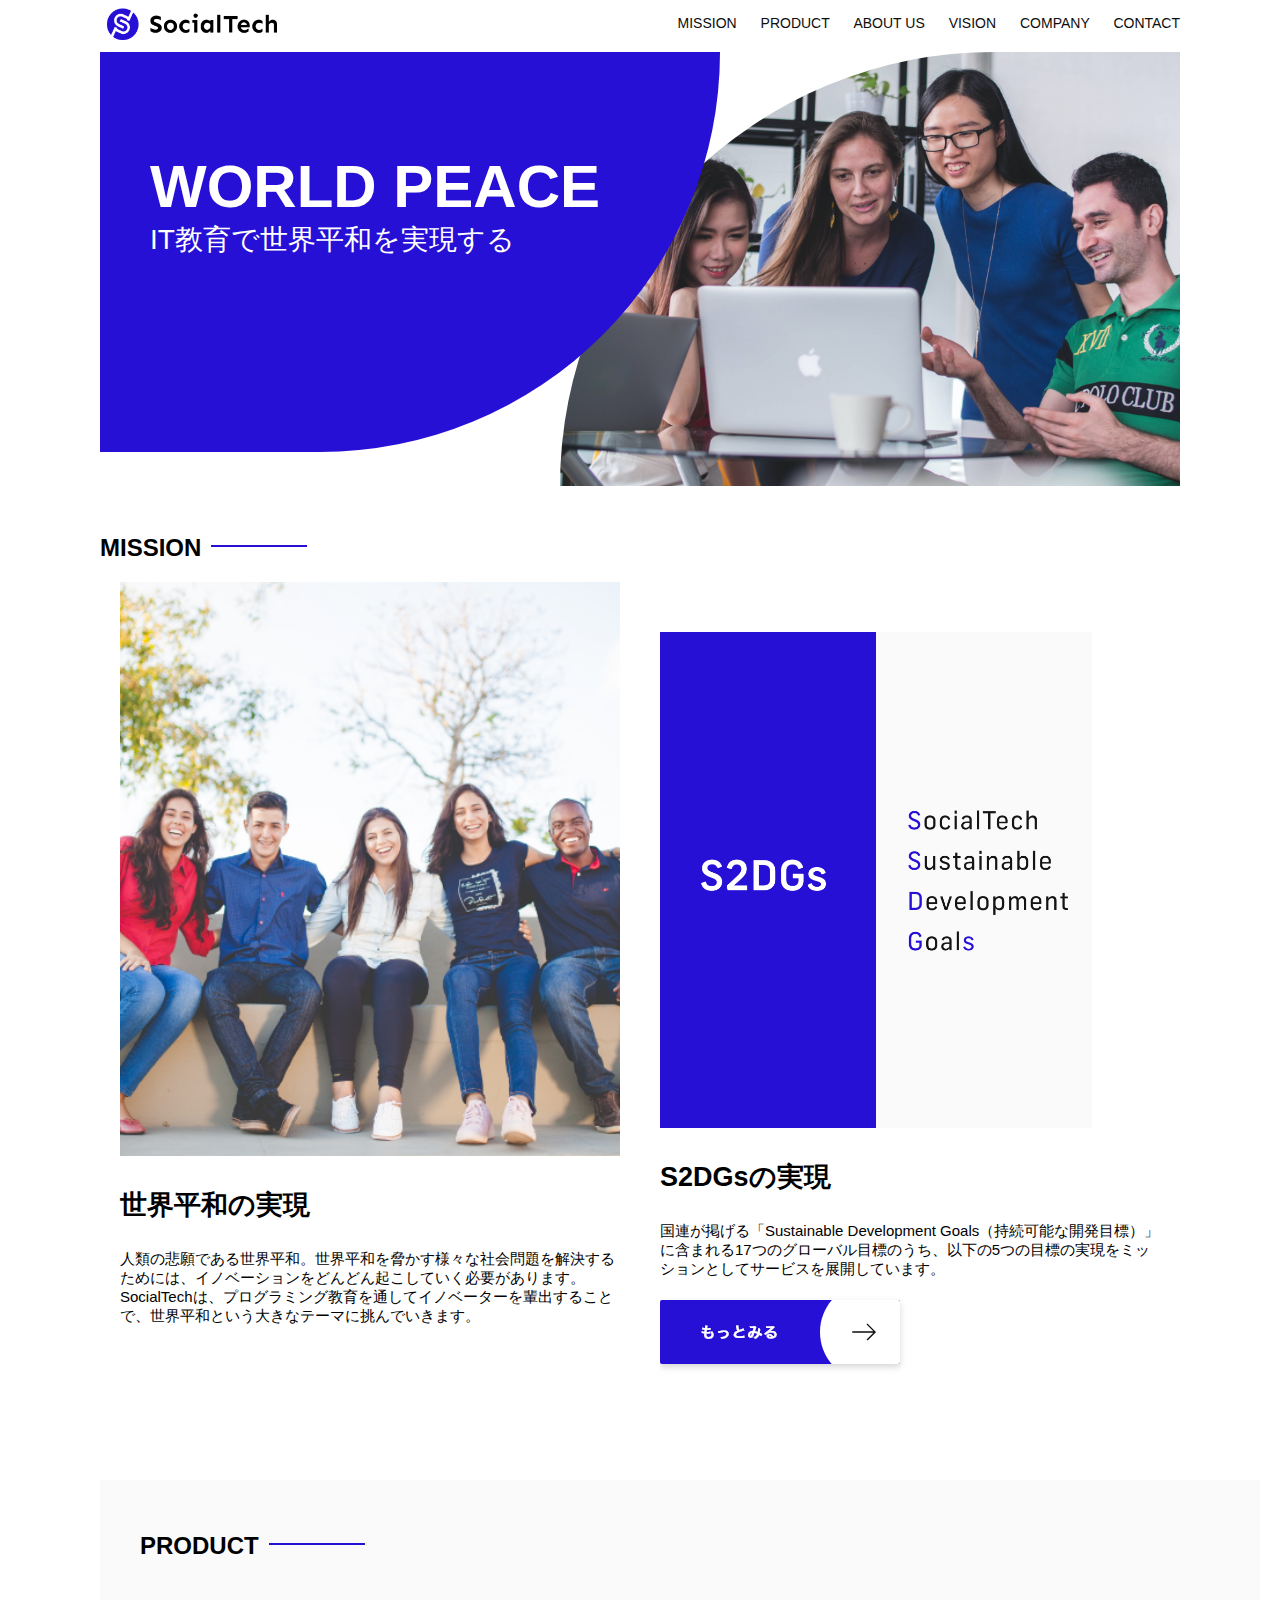
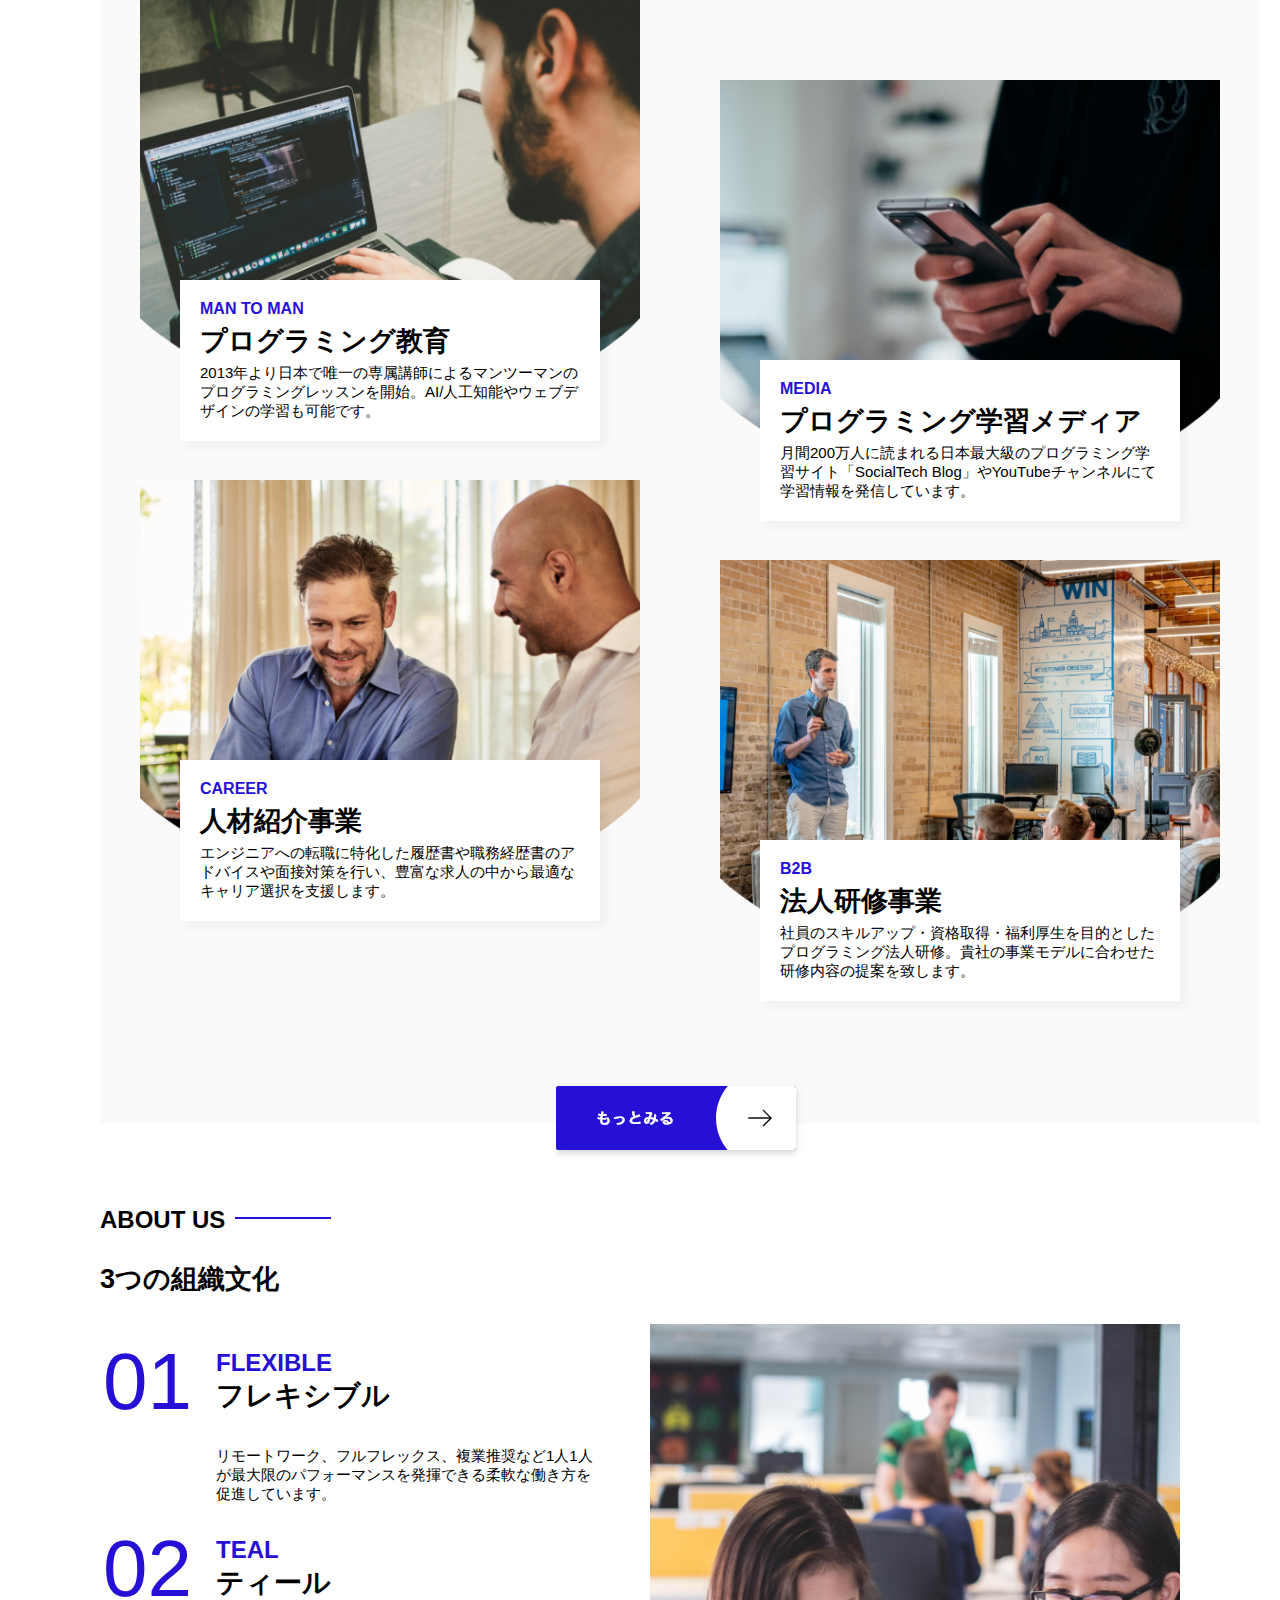
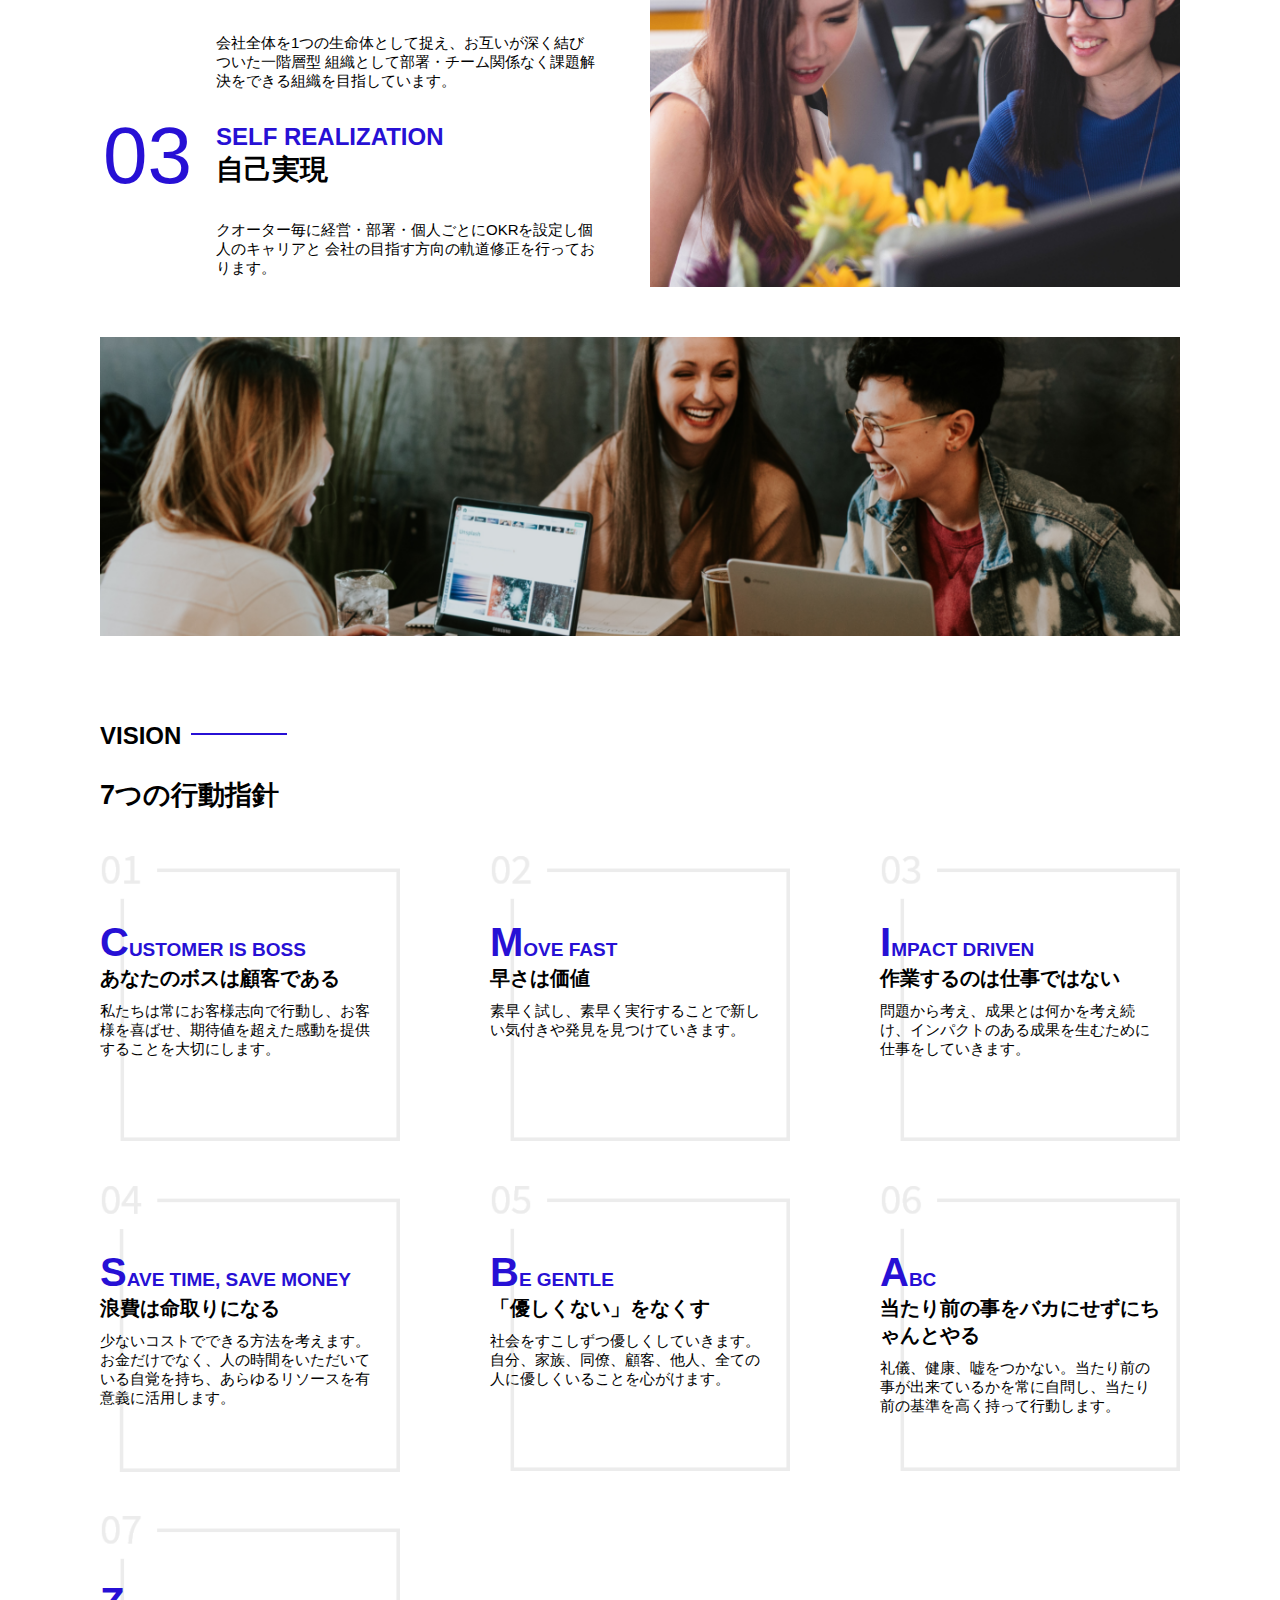
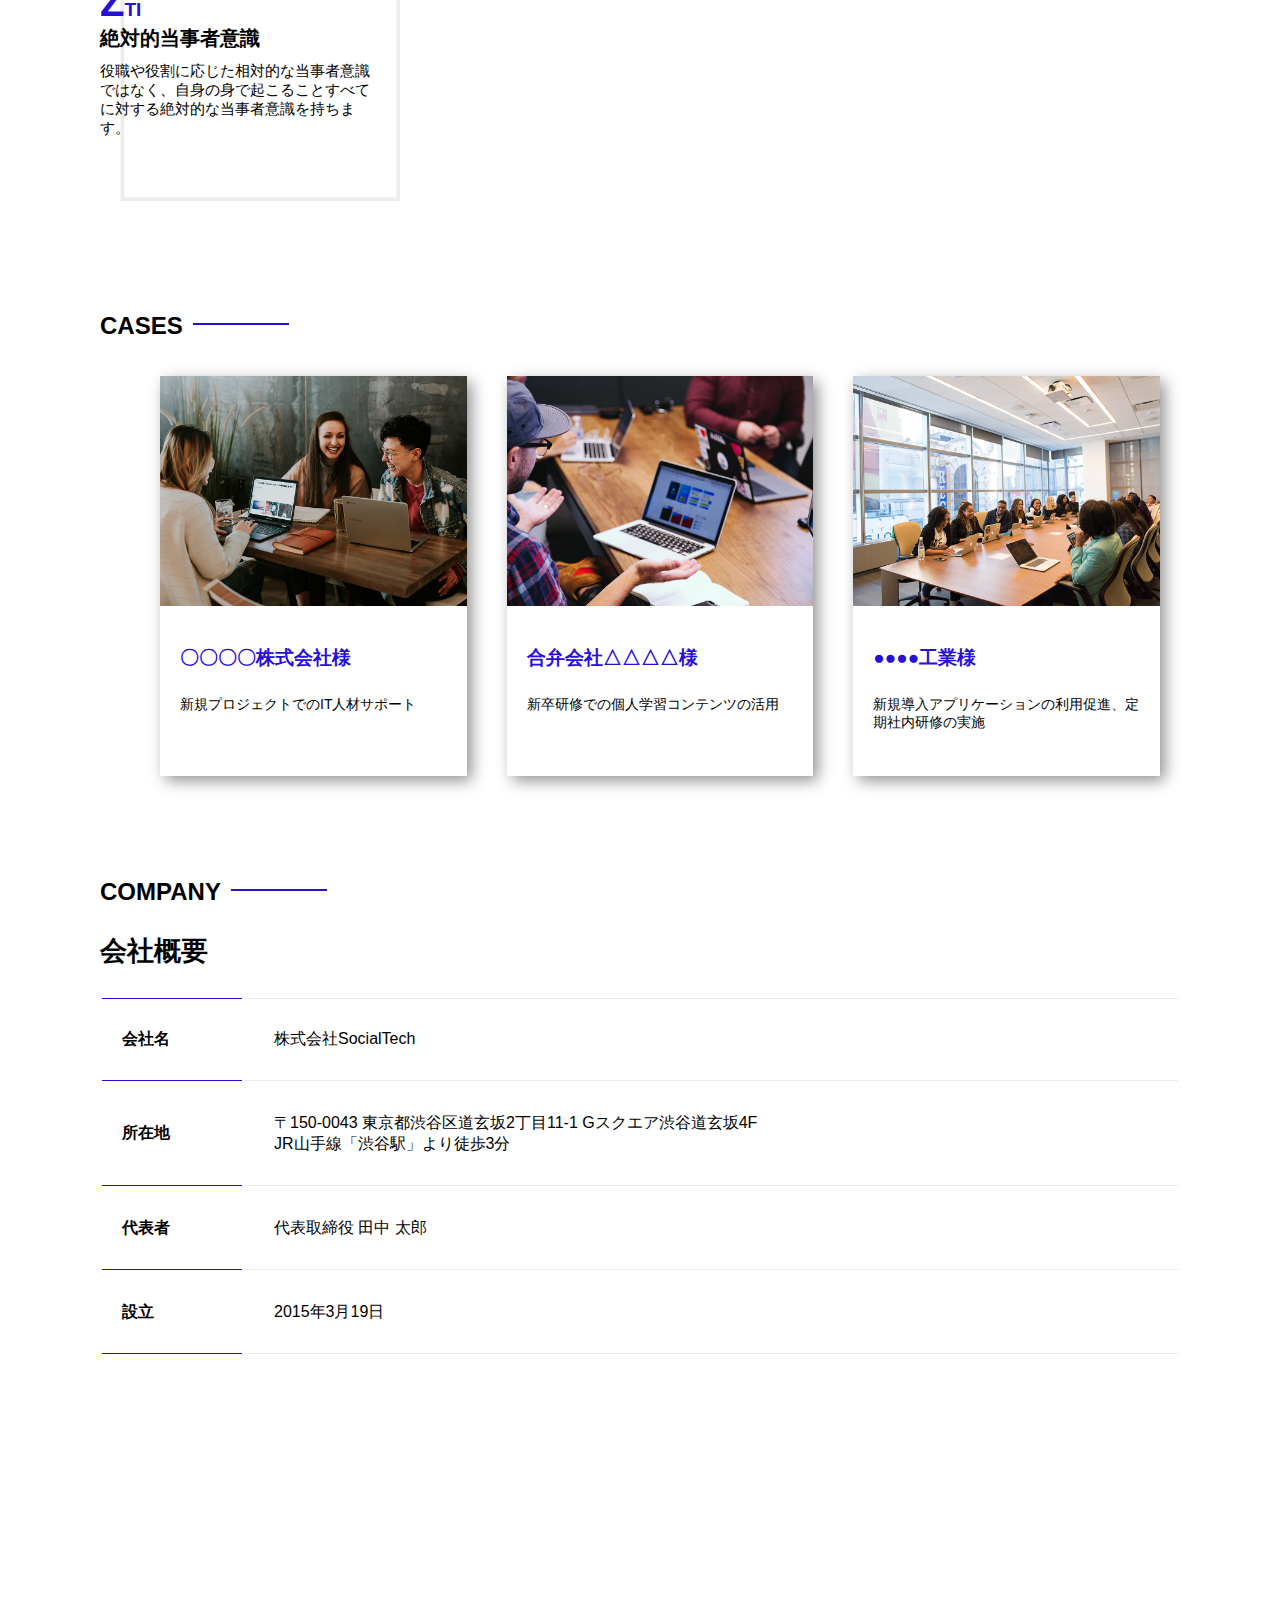
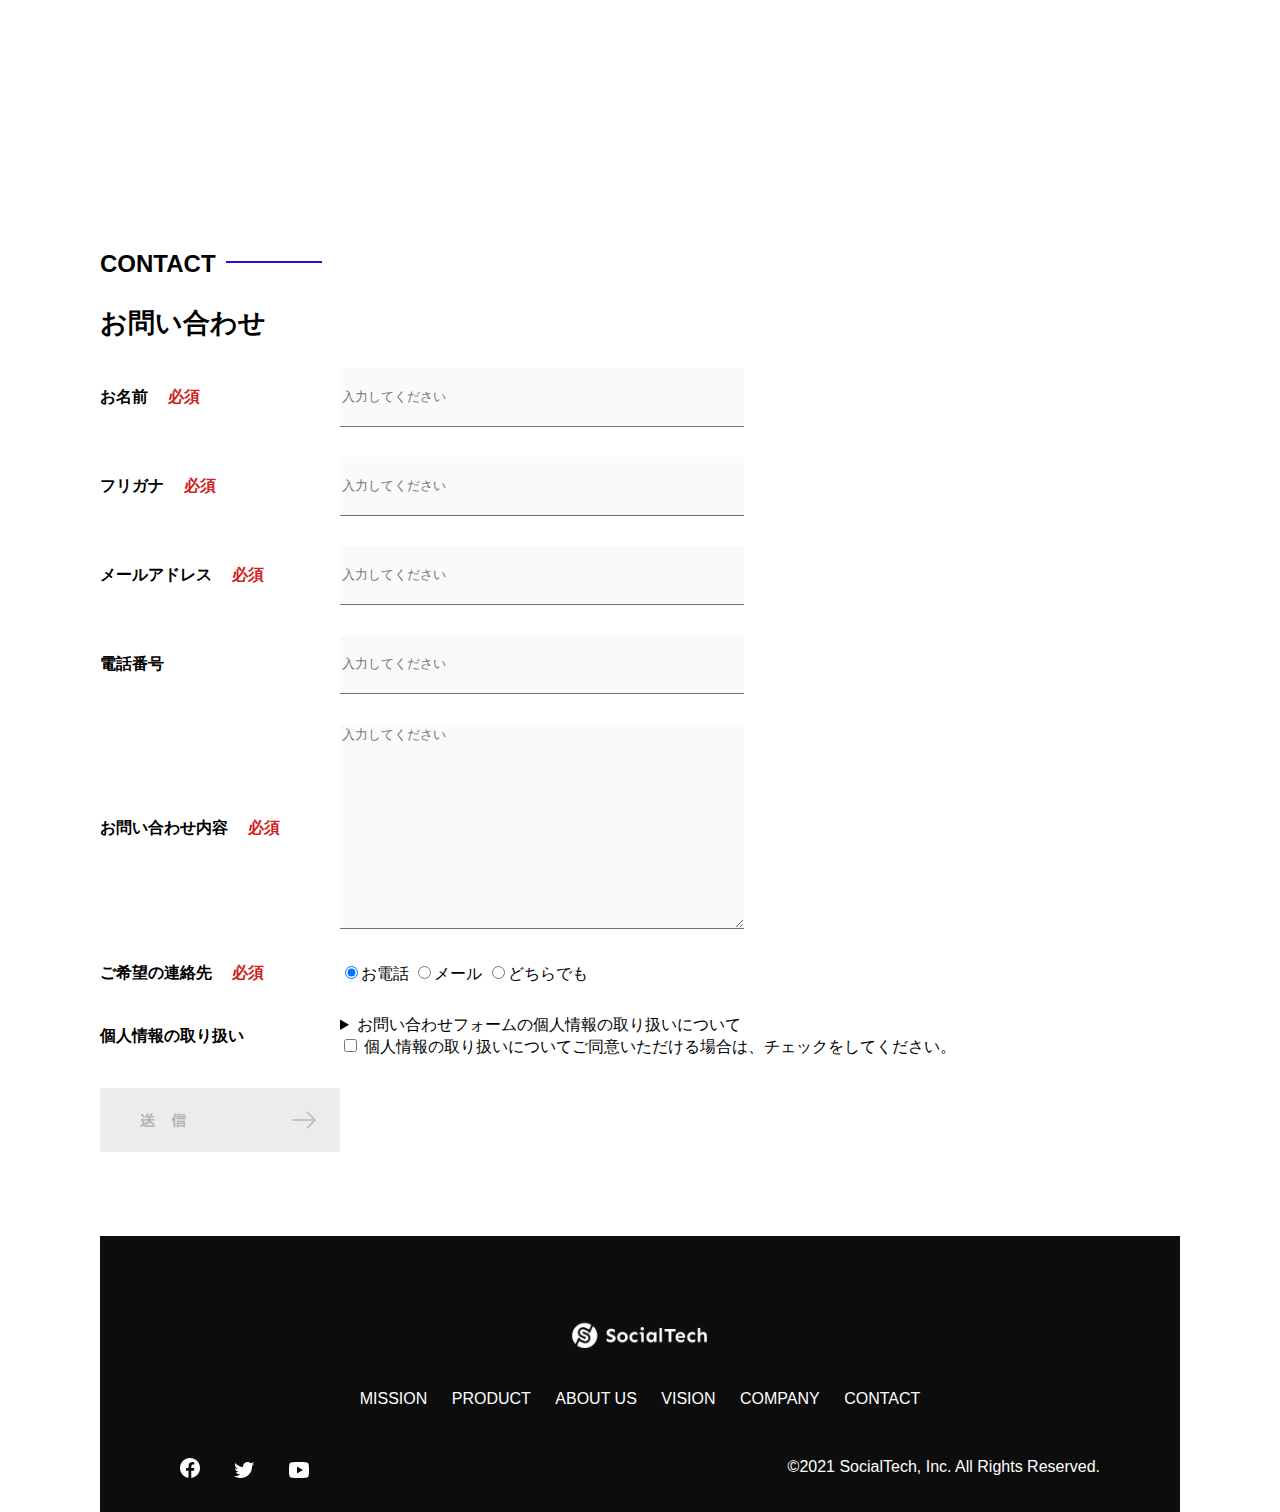
<file: kadai_012/index.html>
<!DOCTYPE html>
<html>
  <head>
    <title>SocialTech</title>
    <meta charset="UTF-8" />
    <meta
      name="description"
      content="SocialTechはEdTech業界のリーディングカンパニーを目指します。"
    />
    <meta name="viewport" content="width=device-width, initial-scale=1.0" />
    <link rel="stylesheet" href="style.css" />
  </head>
  <body>
    <!-- ヘッダー -->
    <header>
      <!-- ロゴ -->
      <a href="index.html" id="logo"
        ><img src="images/logo.png" alt="トップページに戻る"
      /></a>

      <!-- PC用ナビゲーション -->
      <nav id="nav-pc">
        <a href="mission.html">MISSION</a>
        <a href="product.html">PRODUCT</a>
        <a href="index.html#aboutus">ABOUT US</a>
        <a href="index.html#vision">VISION</a>
        <a href="index.html#company">COMPANY</a>
        <a href="index.html#contact">CONTACT</a>
      </nav>
    </header>
    <main>
      <article>
        <!-- メインビジュアル -->
        <section id="main-visual">
          <div id="main-message">
            <h1>WORLD PEACE</h1>
            <p>IT教育で世界平和を実現する</p>
          </div>
          <img
            src="images/index/index-main.png"
            alt="PCの周りに集まる多国籍の仲間たち"
          />
        </section>
        <!--ミッション-->
        <section id="mission">
          <h2 class="index-h2">MISSION</h2>
          <div id="mission-flex">
            <div>
              <img
                id="mission-photo"
                src="images/index/index-mission.png"
                alt="屋外のベンチで写真を撮影する多国籍の仲間たち"
              />
              <h3>世界平和の実現</h3>
              <p>
                人類の悲願である世界平和。世界平和を脅かす様々な社会問題を解決するためには、イノベーションをどんどん起こしていく必要があります。SocialTechは、プログラミング教育を通してイノベーターを輩出することで、世界平和という大きなテーマに挑んでいきます。
              </p>
            </div>
            <div>
              <img id="s2dgs" src="images/index/s2dgs.png" alt="S2DGs" />
              <h3>S2DGsの実現</h3>
              <p>
                国連が掲げる「Sustainable Development
                Goals（持続可能な開発目標）」に含まれる17つのグローバル目標のうち、以下の5つの目標の実現をミッションとしてサービスを展開しています。
              </p>
              <a href="mission.html">
                <img src="images/button-more.png" alt="もっとみる" />
              </a>
            </div>
          </div>
        </section>
        <!-- プロダクト -->
        <section id="product">
          <h2 class="index-h2">PRODUCT</h2>
          <div>
            <div id="product-left">
              <div>
                <img
                  class="product-photo"
                  src="images/index/index-mantoman.png"
                  alt="PCでコードを書く男性"
                />
                <div class="product-explain">
                  <span>MAN TO MAN</span>
                  <h3>プログラミング教育</h3>
                  <p>
                    2013年より日本で唯一の専属講師によるマンツーマンのプログラミングレッスンを開始。AI/人工知能やウェブデザインの学習も可能です。
                  </p>
                </div>
              </div>
              <div>
                <img
                  class="product-photo"
                  src="images/index/index-career.png"
                  alt="笑顔で話し合う2人の男性"
                />
                <div class="product-explain">
                  <span>CAREER</span>
                  <h3>人材紹介事業</h3>
                  <p>
                    エンジニアへの転職に特化した履歴書や職務経歴書のアドバイスや面接対策を行い、豊富な求人の中から最適なキャリア選択を支援します。
                  </p>
                </div>
              </div>
            </div>
            <div id="product-right">
              <div>
                <img
                  class="product-photo"
                  src="images/index/index-media.png"
                  alt="スマートフォンを操作する人"
                />
                <div class="product-explain">
                  <span>MEDIA</span>
                  <h3>プログラミング学習メディア</h3>
                  <p>
                    月間200万人に読まれる日本最大級のプログラミング学習サイト「SocialTech
                    Blog」やYouTubeチャンネルにて学習情報を発信しています。
                  </p>
                </div>
              </div>
              <div>
                <img
                  class="product-photo"
                  src="images/index/index-b2b.png"
                  alt="講演中の男性とそれを聴く人々"
                />
                <div class="product-explain">
                  <span>B2B</span>
                  <h3>法人研修事業</h3>
                  <p>
                    社員のスキルアップ・資格取得・福利厚生を目的としたプログラミング法人研修。貴社の事業モデルに合わせた研修内容の提案を致します。
                  </p>
                </div>
              </div>
            </div>
          </div>
          <div>
            <a id="product-more" href="product.html">
              <img src="images/button-more.png" alt="もっとみる" />
            </a>
          </div>
        </section>
        <!---ABOUT US-->
        <section id="aboutus">
          <h2 class="index-h2">ABOUT US</h2>
          <h3>3つの組織文化</h3>
          <div>
            <table class="culture-table">
              <tr>
                <td>
                  <span class="culture-num">01</span>
                </td>
                <td>
                  <span class="culture-en">FLEXIBLE</span>
                  <span class="culture-jp">フレキシブル</span>
                </td>
              </tr>
              <tr>
                <td>
                  <!--空のセル-->
                </td>
                <td>
                  <p class="culture-description">
                    リモートワーク、フルフレックス、複業推奨など1人1人が最大限のパフォーマンスを発揮できる柔軟な働き方を促進しています。
                  </p>
                </td>
              </tr>
              <tr>
                <td>
                  <span class="culture-num">02</span>
                </td>
                <td>
                  <span class="culture-en">TEAL</span>
                  <span class="culture-jp">ティール</span>
                </td>
              </tr>
              <tr>
                <td>
                  <!--空のセル-->
                </td>
                <td>
                  <p class="culture-description">
                    会社全体を1つの生命体として捉え、お互いが深く結びついた一階層型
                    組織として部署・チーム関係なく課題解決をできる組織を目指しています。
                  </p>
                </td>
              </tr>
              <tr>
                <td>
                  <span class="culture-num">03</span>
                </td>
                <td>
                  <span class="culture-en">SELF REALIZATION</span>
                  <span class="culture-jp">自己実現</span>
                </td>
              </tr>
              <tr>
                <td>
                  <!--空のセル-->
                </td>
                <td>
                  <p class="culture-description">
                    クオーター毎に経営・部署・個人ごとにOKRを設定し個人のキャリアと
                    会社の目指す方向の軌道修正を行っております。
                  </p>
                </td>
              </tr>
            </table>
            <img
              class="culture-img"
              src="images/index/index-aboutus1.png"
              alt="笑顔で話し合う2人の女性"
            />
          </div>
          <img
            class="culture-img2"
            src="images/index/index-aboutus2.png"
            alt="笑顔で話し合う3人の男女"
          />
        </section>
        <!-- VISION -->
        <section id="vision">
          <h2 class="index-h2">VISION</h2>
          <h3>7つの行動指針</h3>
          <div>
            <div class="vision-box">
              <img src="images/index/vision-01.png" alt="01" />
              <span>
                <h4>CUSTOMER IS BOSS</h4>
                <h5>あなたのボスは顧客である</h5>
                <p>
                  私たちは常にお客様志向で行動し、お客様を喜ばせ、期待値を超えた感動を提供することを大切にします。
                </p>
              </span>
            </div>
            <div class="vision-box">
              <img src="images/index/vision-02.png" alt="02" />
              <span>
                <h4>MOVE FAST</h4>
                <h5>早さは価値</h5>
                <p>
                  素早く試し、素早く実行することで新しい気付きや発見を見つけていきます。
                </p>
              </span>
            </div>
            <div class="vision-box">
              <img src="images/index/vision-03.png" alt="03" />
              <span>
                <h4>IMPACT DRIVEN</h4>
                <h5>作業するのは仕事ではない</h5>
                <p>
                  問題から考え、成果とは何かを考え続け、インパクトのある成果を生むために仕事をしていきます。
                </p>
              </span>
            </div>
            <div class="vision-box">
              <img src="images/index/vision-04.png" alt="04" />
              <span>
                <h4>SAVE TIME, SAVE MONEY</h4>
                <h5>浪費は命取りになる</h5>
                <p>
                  少ないコストでできる方法を考えます。お金だけでなく、人の時間をいただいている自覚を持ち、あらゆるリソースを有意義に活用します。
                </p>
              </span>
            </div>
            <div class="vision-box">
              <img src="images/index/vision-05.png" alt="05" />
              <span>
                <h4>BE GENTLE</h4>
                <h5>「優しくない」をなくす</h5>
                <p>
                  社会をすこしずつ優しくしていきます。自分、家族、同僚、顧客、他人、全ての人に優しくいることを心がけます。
                </p>
              </span>
            </div>
            <div class="vision-box">
              <img src="images/index/vision-06.png" alt="06" />
              <span>
                <h4>ABC</h4>
                <h5>当たり前の事をバカにせずにちゃんとやる</h5>
                <p>
                  礼儀、健康、嘘をつかない。当たり前の事が出来ているかを常に自問し、当たり前の基準を高く持って行動します。
                </p>
              </span>
            </div>
            <div class="vision-box">
              <img src="images/index/vision-07.png" alt="07" />
              <span>
                <h4>ZTI</h4>
                <h5>絶対的当事者意識</h5>
                <p>
                  役職や役割に応じた相対的な当事者意識ではなく、自身の身で起こることすべてに対する絶対的な当事者意識を持ちます。
                </p>
              </span>
            </div>
          </div>
        </section>
        <!-- CASES -->

        <section id="cases">
          <h2 class="index-h2">CASES</h2>
          <ul>
            <li class="case-card">
            <img class="case-img" src="images/index/case-1.png" alt="仲良く語り合う3人">
          <div class="case-info">
            <h4 class="case-name">〇〇〇〇株式会社様</h4>
            <p class="case-content">新規プロジェクトでのIT人材サポート</p>
            </div>
          </li>

 <li class="case-card">
            <img class="case-img" src="images/index/case-2.png" alt="PCコンテンツで見る">
            <div class="case-info">
              <h4 class="case-name">合弁会社△△△△様</h4>
              <p class="case-content">新卒研修での個人学習コンテンツの活用</p>
            </div>
          </li>

            <li class="case-card">
            <img class="case-img" src="images/index/case-3.png" alt="社内研修中の会議室">
            <div class="case-info">
              <h4 class="case-name">●●●●工業様</h4>
              <p class="case-content">新規導入アプリケーションの利用促進、定期社内研修の実施</p>
            </div>

        
          </li>
            
          </ul>
        </section>

        <!-- COMPANY -->
        <section id="company">
          <h2 class="index-h2">COMPANY</h2>
          <h3>会社概要</h3>
          <table id="company-table">
            <tr>
              <th class="tableheader-first">会社名</th>
              <td class="cell-first">株式会社SocialTech</td>
            </tr>
            <tr>
              <th class="tableheader">所在地</th>
              <td class="cell">
                〒150-0043 東京都渋谷区道玄坂2丁目11-1 Gスクエア渋谷道玄坂4F<br />JR山手線「渋谷駅」より徒歩3分
              </td>
            </tr>
            <tr>
              <th class="tableheader">代表者</th>
              <td class="cell">代表取締役 田中 太郎</td>
            </tr>
            <tr>
              <th class="tableheader">設立</th>
              <td class="cell">2015年3月19日</td>
            </tr>
          </table>
          <iframe
            src="https://www.google.com/maps/embed?pb=!1m18!1m12!1m3!1d3241.7759544892483!2d139.69399665123464!3d35.65789123876098!2m3!1f0!2f0!3f0!3m2!1i1024!2i768!4f13.1!3m3!1m2!1s0x60188caa0042e8d1%3A0xba130bea826a7aa2!2z44CSMTUwLTAwNDMg5p2x5Lqs6YO95riL6LC35Yy66YGT546E5Z2C77yS5LiB55uu77yR77yR4oiS77yR!5e0!3m2!1sja!2sjp!4v1636872991912!5m2!1sja!2sjp"
            style="border: 0"
            allowfullscreen=""
            loading="lazy"
          >
          </iframe>
        </section>
        <!-- お問い合わせフォーム -->
        <section id="contact">
          <h2 class="index-h2">CONTACT</h2>
          <h3>お問い合わせ</h3>
          <form>
            <div>
              <div class="contact-heading">
                <label class="contact-label"
                  >お名前<span class="contact-span">必須</span></label
                >
              </div>
              <div class="contact-form">
                <input
                  type="text"
                  name="name"
                  placeholder="入力してください"
                  class="contact-textbox"
                />
              </div>
            </div>
            <div>
              <div class="contact-heading">
                <label class="contact-label"
                  >フリガナ<span class="contact-span">必須</span></label
                >
              </div>
              <div>
                <input
                  type="text"
                  name="hurigana"
                  placeholder="入力してください"
                  class="contact-textbox"
                />
              </div>
            </div>
            <div>
              <div class="contact-heading">
                <label class="contact-label"
                  >メールアドレス<span class="contact-span">必須</span></label
                >
              </div>
              <div>
                <input
                  type="text"
                  name="email"
                  placeholder="入力してください"
                  class="contact-textbox"
                />
              </div>
            </div>
            <div>
              <div class="contact-heading">
                <label class="contact-label">電話番号</label>
              </div>
              <div>
                <input
                  type="text"
                  name="tel"
                  placeholder="入力してください"
                  class="contact-textbox"
                />
              </div>
            </div>
            <div>
              <div class="contact-heading">
                <label class="contact-label"
                  >お問い合わせ内容<span class="contact-span">必須</span></label
                >
              </div>
              <div>
                <textarea
                  class="contact-textarea"
                  placeholder="入力してください"
                  name="message"
                ></textarea>
              </div>
            </div>
            <div>
              <div class="contact-heading">
                <label class="contact-label"
                  >ご希望の連絡先<span class="contact-span">必須</span></label
                >
              </div>
              <div>
                <input
                  class="radiobutton"
                  type="radio"
                  value="tel"
                  name="contact"
                  checked
                /><label>お電話</label>
                <input
                  class="radiobutton"
                  type="radio"
                  value="mail"
                  name="contact"
                /><label>メール</label>
                <input
                  class="radiobutton"
                  type="radio"
                  value="both"
                  name="contact"
                /><label>どちらでも</label>
              </div>
            </div>
            <div>
              <div class="contact-heading">
                <label class="contact-label">個人情報の取り扱い</label>
              </div>
              <div>
                <details>
                  <summary>
                    お問い合わせフォームの個人情報の取り扱いについて
                  </summary>
                  <div>
                    <span>１．組織の名称又は氏名</span><br />
                    株式会社SocialTech<br /><br />
                    <span
                      >２．個人情報保護管理者（若しくはその代理人）の氏名又は職名、所属及び連絡先
                      鈴木 一郎 コーポレート部</span
                    ><br />
                    メールアドレス：support@socialtech.net<br />
                    TEL：03-xxxx-xxxx<br />
                    <span>３．個人情報の利用目的</span><br />
                    ・本サービス及び本サービスに関連する情報の提供又はそれらに関する連絡のため<br />
                    ・ユーザーの本人確認のため<br />
                    ・当社サービスのご案内のため<br />
                    ・当社の商品等の広告または宣伝（電子メールによるものを含むものとします。）<br /><br />
                    <span>４．個人情報の取り扱い業務の委託</span><br />
                    個人情報の取扱業務の全部または一部を外部に業務委託する場合があります。<br />
                    その際、弊社は、個人情報を適切に保護できる管理体制を敷き実行していることを条件として<br />
                    委託先を厳選したうえで、機密保持契約を委託先と締結し、お客様の個人情報を厳密に管理させます。<br /><br />
                    <span>５．個人情報の開示等の請求</span><br />
                    お客様は、弊社に対してご自身の個人情報の開示等（利用目的の通知、開示、内容の訂正・追加・削除、利用の停止または消去、第三者への提供の停止）に関して、当社問合わせ窓口に申し出ることができます。<br />
                    その際、弊社はお客様ご本人を確認させていただいたうえで、合理的な期間内に対応いたします。<br /><br />
                    なお、個人情報に関する弊社問合わせ先は、次の通りです。<br /><br />
                    株式会社SocialTech　個人情報問合せ窓口<br />
                    〒150-0043　東京都渋谷区道玄坂2丁目11-1 Ｇスクエア渋谷道玄坂
                    4F<br />
                    メールアドレス：support@socialtech.net　TEL：03-xxxx-xxxx<br /><br />
                    <span>６．個人情報を提供されることの任意性について</span
                    ><br /><br />
                    お客様がご自身の個人情報を弊社に提供されるか否かは、お客様のご判断によりますが、もしご提供されない場合には、適切なサービスが提供できない場合がありますので予めご了承ください。
                  </div>
                </details>
                <input type="checkbox" name="agree" />
                <span
                  >個人情報の取り扱いについてご同意いただける場合は、チェックをしてください。</span
                >
              </div>
            </div>
            <input
              type="image"
              value="Submit"
              src="images/button-submit.png"
              alt="送信する"
            />
          </form>
        </section>
      </article>
      <footer>
        <div id="footer-logo">
          <img src="images/logo-sp.png" alt="SocialTech" />
        </div>
        <div id="footer-link">
          <a href="mission.html">MISSION</a>
          <a href="product.html">PRODUCT</a>
          <a href="index.html#aboutus">ABOUT US</a>
          <a href="index.html#vision">VISION</a>
          <a href="index.html#company">COMPANY</a>
          <a href="index.html#contact">CONTACT</a>
        </div>
        <div id="sns-footer">
          <a href="https://www.facebook.com/sejuku2013"
            ><img src="images/button-facebook.png" alt="Facebookのリンク"
          /></a>
          <a href="https://twitter.com/samuraijuku"
            ><img src="images/button-twitter.png" alt="Twitterのリンク"
          /></a>
          <a href="https://www.youtube.com/channel/UCCFOQO5aDK0xXam4cUQXT8g"
            ><img src="images/button-youtube.png" alt="YouTubeのリンク"
          /></a>
          <span id="copyright"
            >&copy;2021 SocialTech, Inc. All Rights Reserved.
          </span>
        </div>
      </footer>
    </main>
  </body>
</html>
</file>
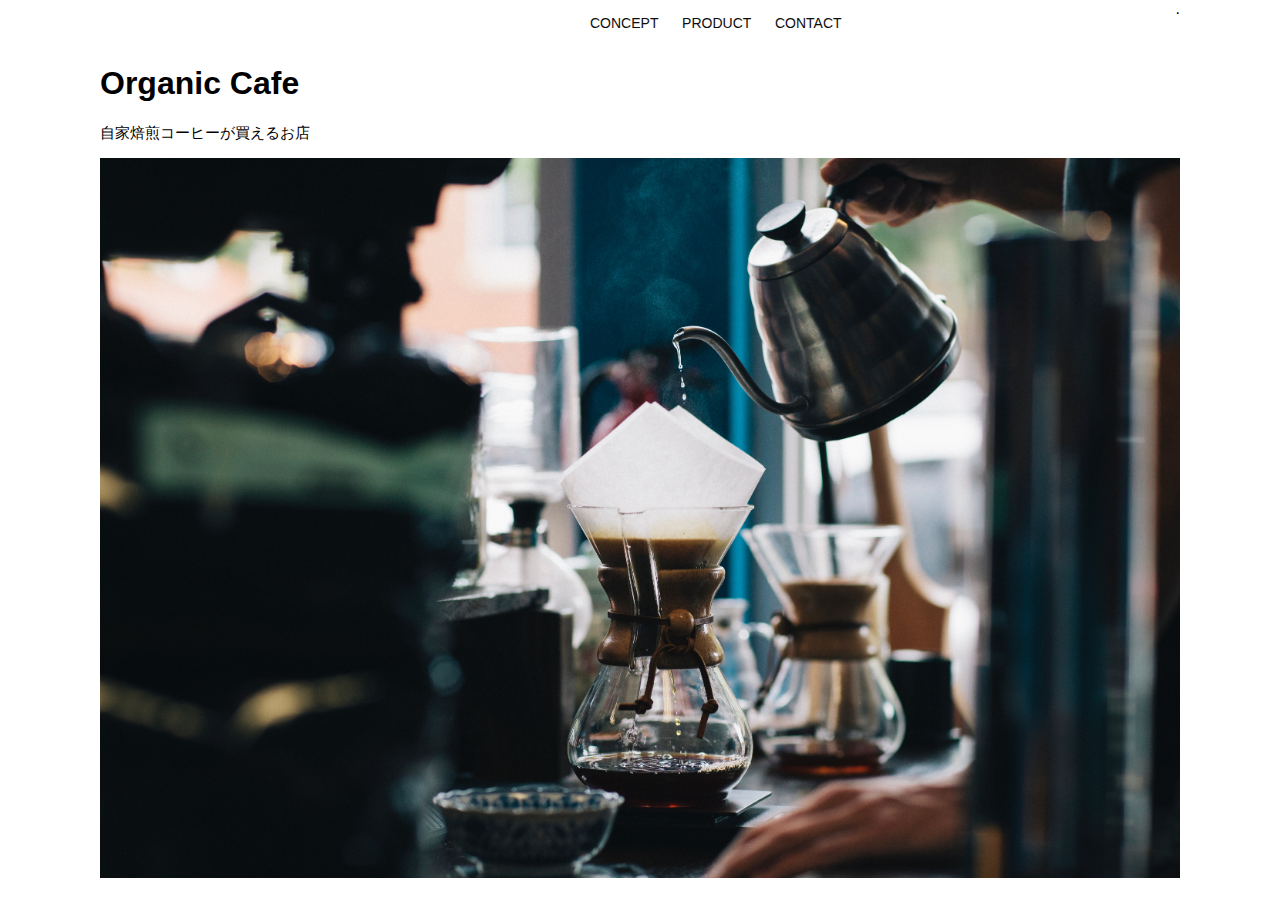
<file: kadai_013/index.html>
<!DOCTYPE html>
<html>
  <head>
    <title>Organic Cafe</title>
    <meta charset="UTF-8" />
    <meta
      name="description"
      content="自家焙煎のコーヒーがお家で楽しめるOrganic Cafe"
    />
    <meta name="viewport" content="width=device-width, initial-scale=1.0" />
    <link rel="stylesheet" href="style.css" />
  </head>
  <body>
    <!-- ヘッダー -->
    <header>
      <!-- ロゴ -->
      <a href="index.html" id="logo"
        ><img src="images/logo-sp.png" alt="トップページに戻る"
      /></a>

      <!-- PC用ナビゲーション -->
      <nav id="nav-pc">
        <a href="index.html#concept">CONCEPT</a>
        <a href="index.html#product">PRODUCT</a>
        <a href="index.html#contact">CONTACT</a>
      </nav>
      

      <img id="menu-sp" src="images/button-menu.png" alt="ナビゲーションを開く"
      onclick="document.getElementById('nav-sp').style.display = 'block'">

    
    <nav id="nav-sp">
      <img id="close" src="images/button-close.png" alt="ナビゲーションを閉じる"
        onclick="document.getElementById('nav-sp').style.display = 'none'">
      <a id="logo-sp" href="index.html" onclick="document.getElementById('nav-sp').style.display = 'none'"><img
          src="images/logo.png" alt="トップページに戻る"></a>
      <a class="menu" href="index.html#concept"
        onclick="document.getElementById('nav-sp').style.display = 'none'">CONCEPT</a>
      <a class="menu" href="index.html#product"
        onclick="document.getElementById('nav-sp').style.display = 'none'">PRODUCT</a>
      <a class="menu" href="index.html#contact"
        onclick="document.getElementById('nav-sp').style.display = 'none'">CONTACT</a>
    </nav>
.
    </header>
    <main>
      <article>
        <!-- メインビジュアル -->
        <section id="main-visual">
          <div id="main-message">
            <h1>Organic Cafe</h1>
            <p>自家焙煎コーヒーが買えるお店</p>
          </div>
          <img
            src="images/main-image.jpg"
            alt="コーヒーをハンドドリップで淹れる画像"
          />
        </section>
      </article>
    </main>
  </body>
</html>
</file>
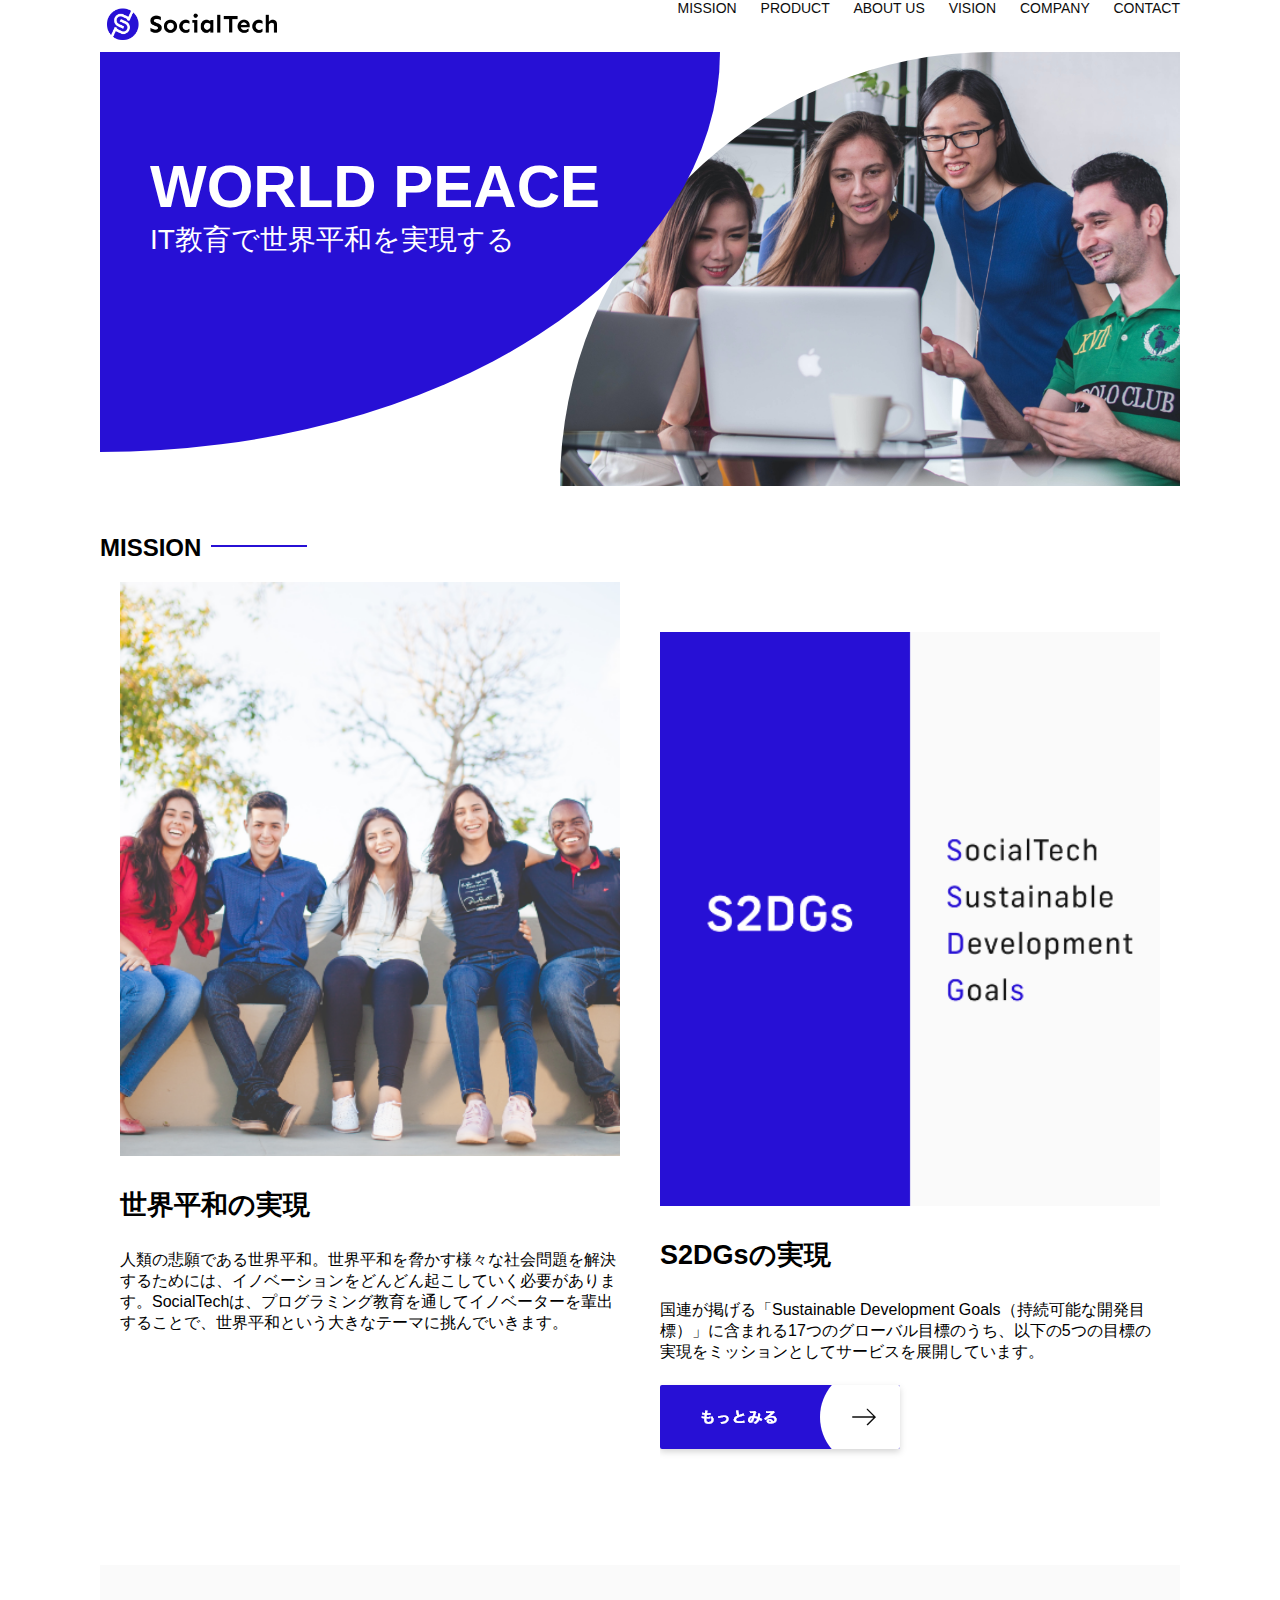
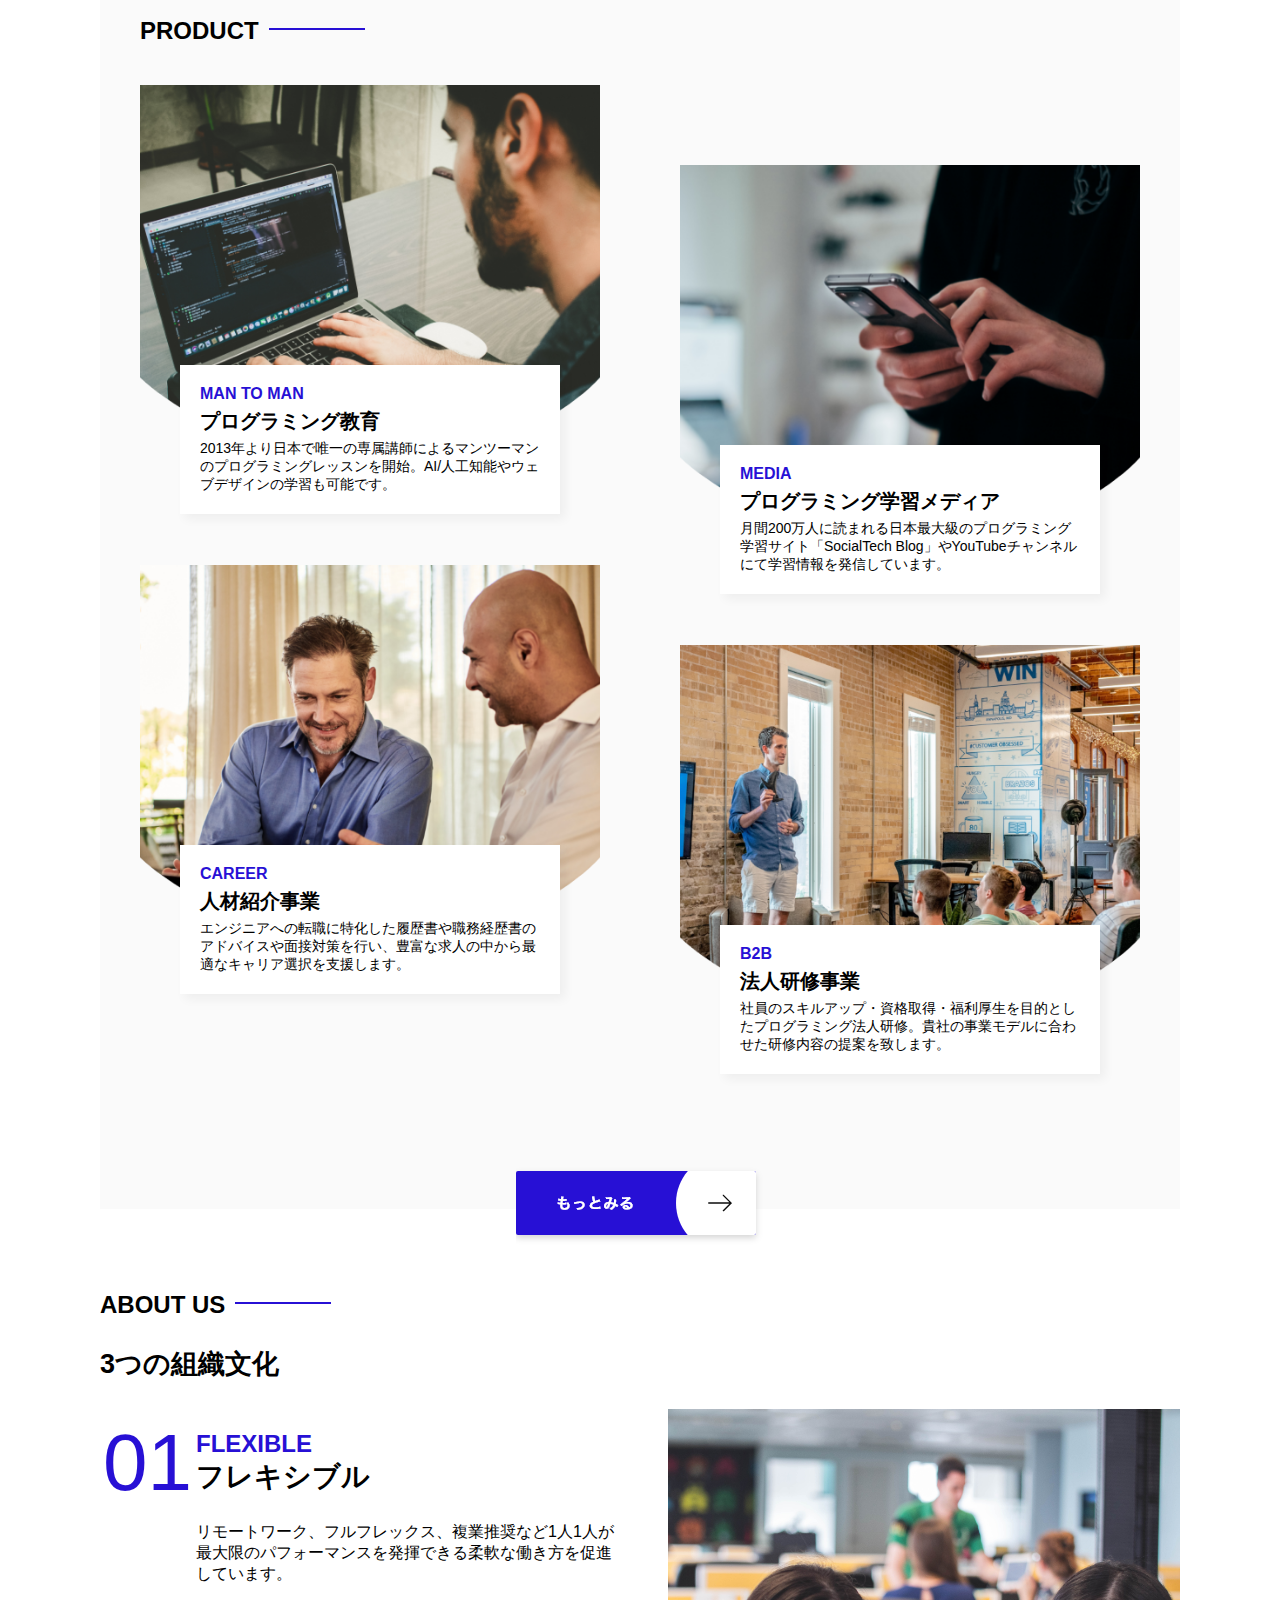
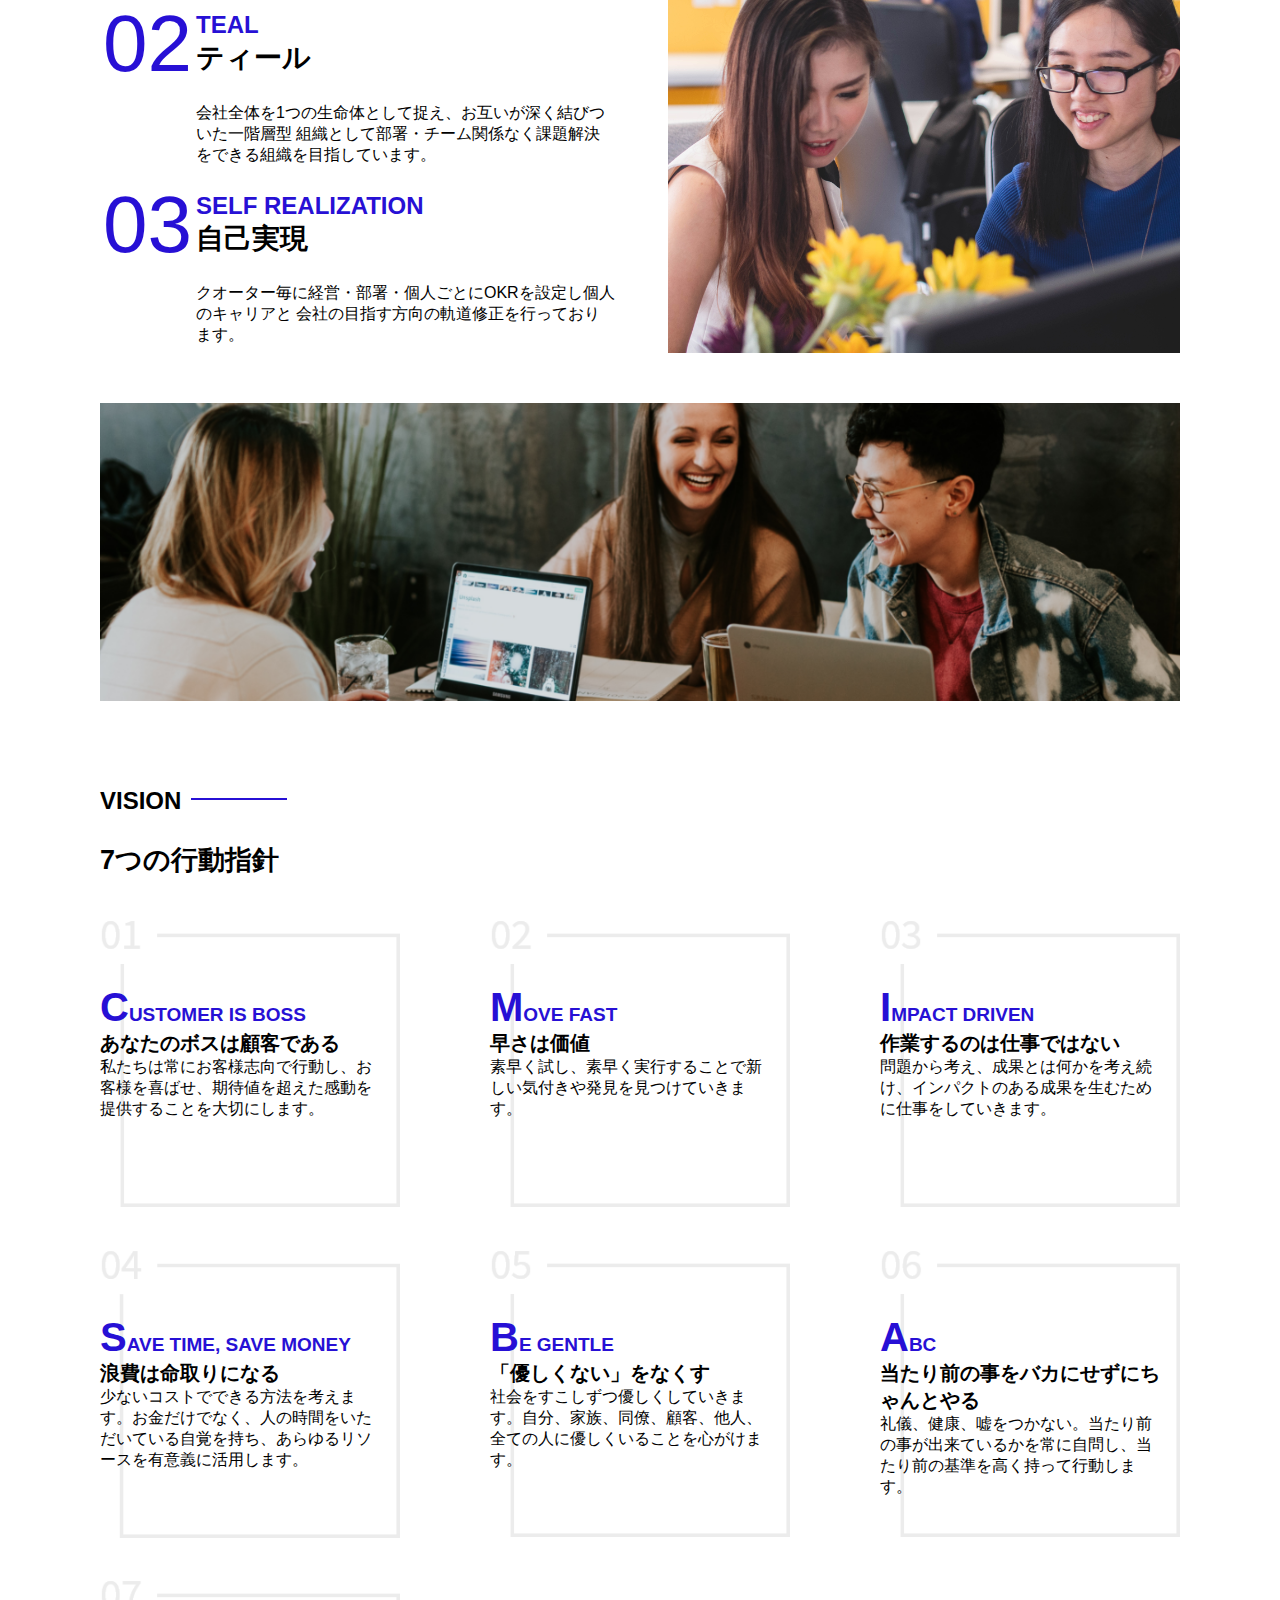
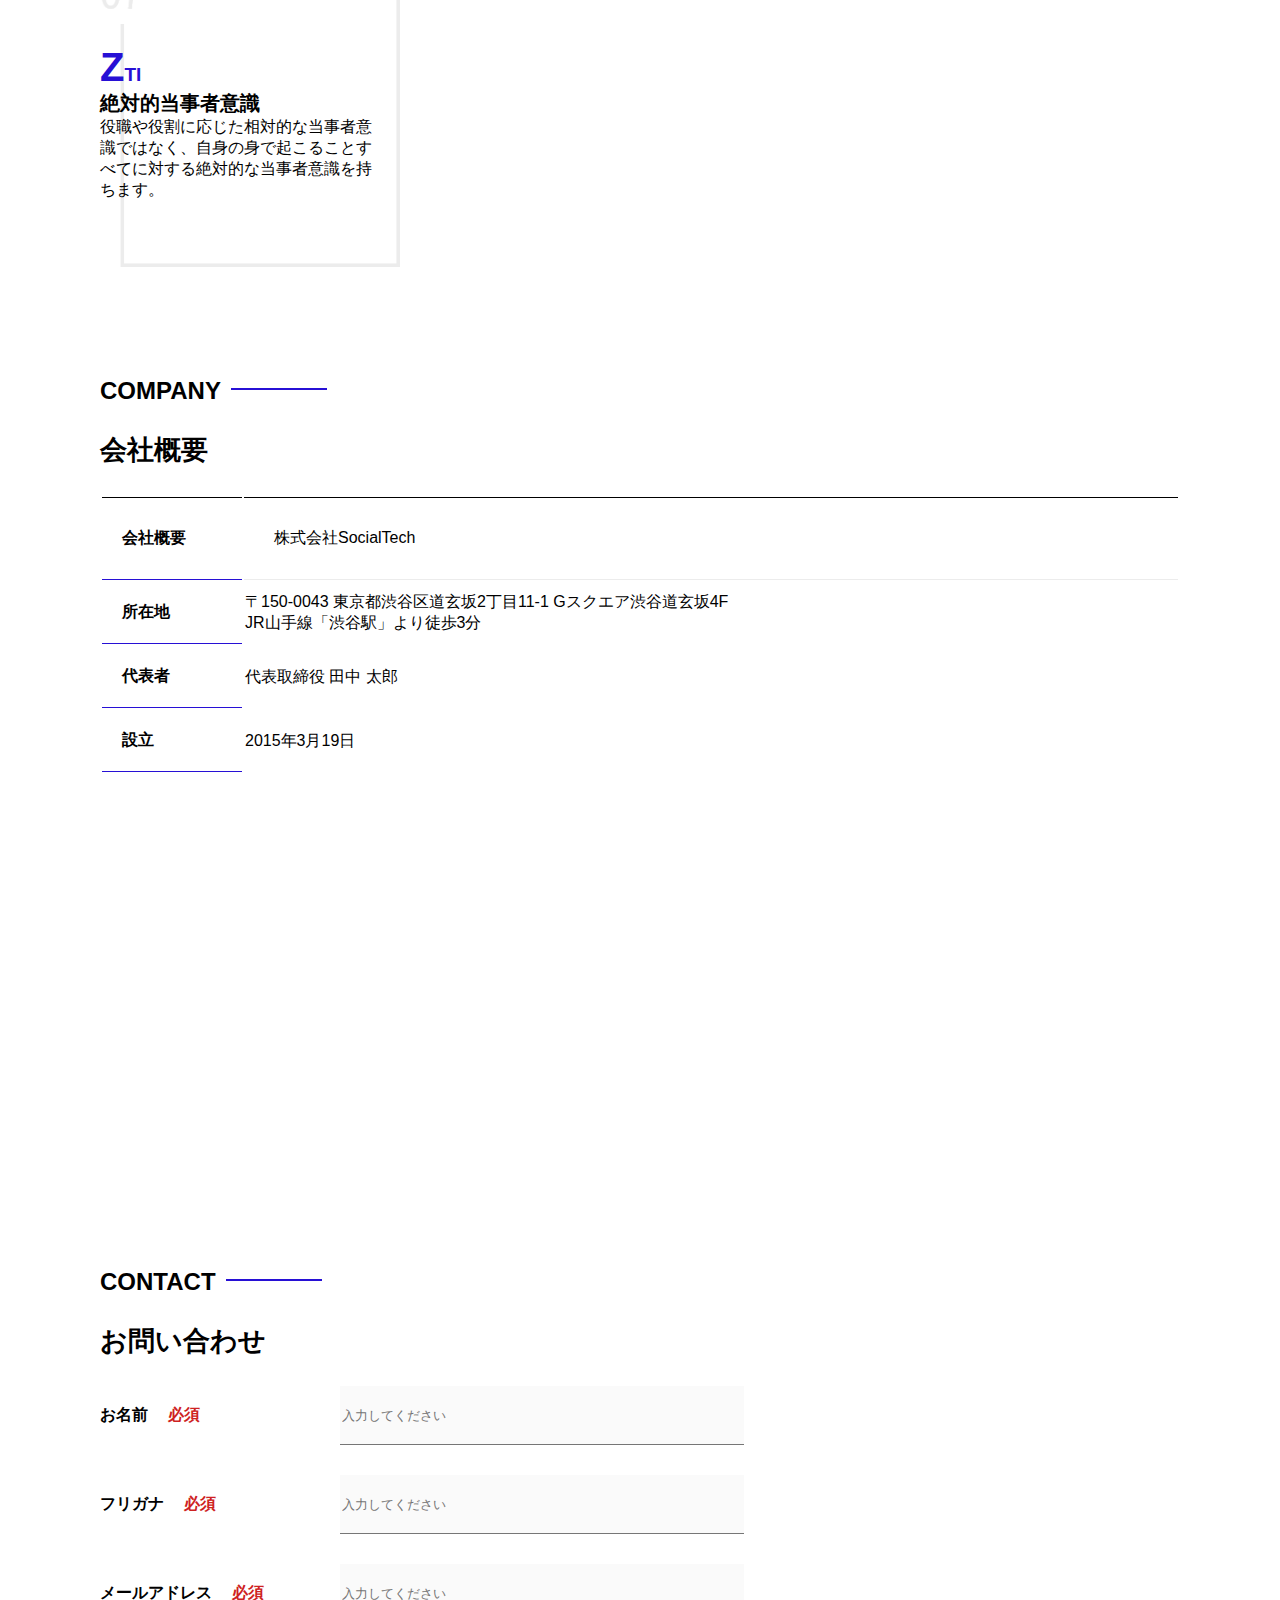
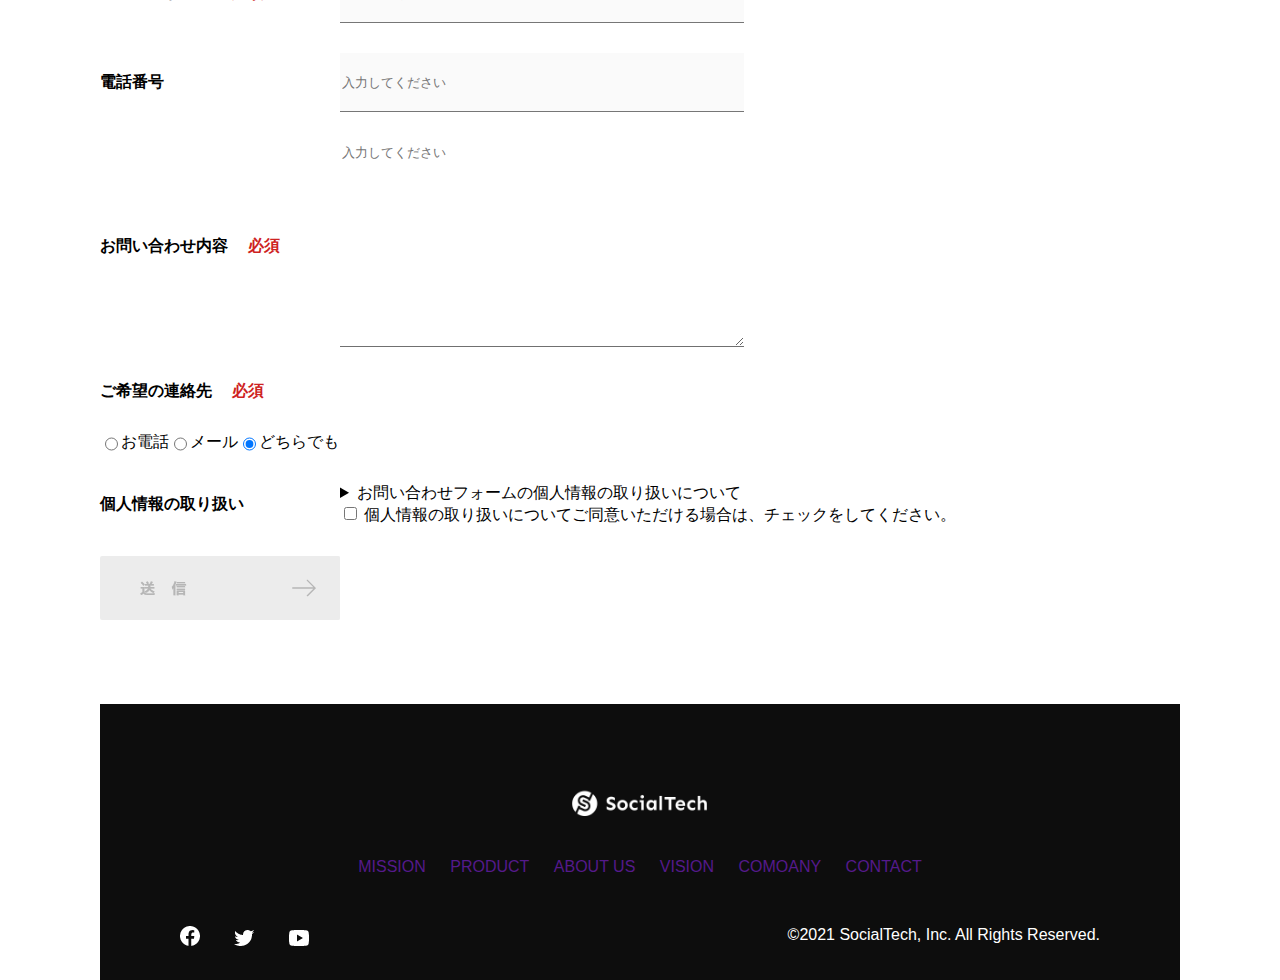
<file: kadai_tutorial_output/index.html>
<!DOCTYPE html>
<html>

<head>
    <title>SocialTech</title>
    <meta charset="UTF-8" />
    <meta name="description" content="SocialTechはEdTech業界のリーディングカンパニーを目指します。" />
    <meta name="viewport" content="width=device-width, initial-scale=1.0" />
    <link rel="stylesheet" href="style.css" />
</head>

<body>
    <!-- ヘッダー -->
    <header>
        <!-- ロゴ -->
        <a href="index.html" id="logo"><img src="images/logo.png" alt="トップページに戻る" /></a>

        <!-- PC用ナビゲーション -->
        <nav id="nav-pc">
            <a href="mission.html">MISSION</a>
            <a href="product.html">PRODUCT</a>
            <a href="index.html#aboutus">ABOUT US</a>
            <a href="index.html#vision">VISION</a>
            <a href="index.html#company">COMPANY</a>
            <a href="index.html#contact">CONTACT</a>
        </nav>


        <!-- スマホ用ナビゲーション -->

        <img id="menu-sp" src="images/button-menu.png" alt="ナビゲーションを開く" onclick="document.getElementById('nav-sp').style.display = 'block'">

    
     <nav id="nav-sp">
       <img id="close" src="images/button-close.png" alt="ナビゲーションを閉じる" onclick="document.getElementById('nav-sp').style.display = 'none'">
       <a id="logo-sp" href="index.html" onclick="document.getElementById('nav-sp').style.display = 'none'"><img
           src="images/logo-sp.png" alt="トップページに戻る"></a>
       <a class="menu" href="mission.html" onclick="document.getElementById('nav-sp').style.display = 'none'">MISSION</a>
       <a class="menu" href="product.html" onclick="document.getElementById('nav-sp').style.display = 'none'">PRODUCT</a>
       <a class="menu" href="index.html#aboutus" onclick="document.getElementById('nav-sp').style.display = 'none'">ABOUT
         US</a>
       <a class="menu" href="index.html#vision"
         onclick="document.getElementById('nav-sp').style.display = 'none'">VISION</a>
       <a class="menu" href="index.html#company"
         onclick="document.getElementById('nav-sp').style.display = 'none'">COMPANY</a>
       <a class="menu" href="index.html#contact"
         onclick="document.getElementById('nav-sp').style.display = 'none'">CONTACT</a>
       <div id="sns">
         <a href="https://www.facebook.com/sejuku2013"><img src="images/button-facebook.png" alt="Facebookのリンク"></a>
         <a href="https://twitter.com/samuraijuku"><img src="images/button-twitter.png" alt="Twitterのリンク"></a>
         <a href="https://www.youtube.com/channel/UCCFOQO5aDK0xXam4cUQXT8g"><img src="images/button-youtube.png" alt="YouTubeのリンク"></a>
       </div>
     </nav>

        
       

    </header>
    <main>
        <article>
            <!-- メインビジュアル -->
            <section id="main-visual">
                <div id="main-message">
                    <h1>WORLD PEACE</h1>
                    <p>IT教育で世界平和を実現する</p>
                </div>
                <img src="images/index/index-main.png" alt="PCの周りに集まる多国籍の仲間たち" />
            </section>
            <!--ミッション-->
            <section id="mission">
                <h2 class="index-h2">MISSION</h2>
                <div id="mission-flex">
                    <div>
                        <img id="mission-photo" src="images/index/index-mission.png" alt="屋外のベンチで写真を撮影する多国籍の仲間たち" />
                        <h3>世界平和の実現</h3>
                        <p>
                            人類の悲願である世界平和。世界平和を脅かす様々な社会問題を解決するためには、イノベーションをどんどん起こしていく必要があります。SocialTechは、プログラミング教育を通してイノベーターを輩出することで、世界平和という大きなテーマに挑んでいきます。
                        </p>
                    </div>
                    <div>
                        <img id="s2dgs" src="images/index/s2dgs.png" alt="S2DGs" />
                        <h3>S2DGsの実現</h3>
                        <p>
                            国連が掲げる「Sustainable Development
                            Goals（持続可能な開発目標）」に含まれる17つのグローバル目標のうち、以下の5つの目標の実現をミッションとしてサービスを展開しています。
                        </p>
                        <a href="mission.html">
                            <img src="images/button-more.png" alt="もっとみる" />
                        </a>
                    </div>
                </div>
            </section>
            <!-- プロダクト -->
            <section id="product">
                <h2 class="index-h2">PRODUCT</h2>
                <div>
                    <div id="product-left">
                        <div>
                            <img class="product-photo" src="images/index/index-mantoman.png" alt="PCでコードを書く男性" />
                            <div class="product-explain">
                                <span>MAN TO MAN</span>
                                <h3>プログラミング教育</h3>
                                <p>
                                    2013年より日本で唯一の専属講師によるマンツーマンのプログラミングレッスンを開始。AI/人工知能やウェブデザインの学習も可能です。
                                </p>
                            </div>
                        </div>
                        <div>
                            <img class="product-photo" src="images/index/index-career.png" alt="笑顔で話し合う2人の男性" />
                            <div class="product-explain">
                                <span>CAREER</span>
                                <h3>人材紹介事業</h3>
                                <p>
                                    エンジニアへの転職に特化した履歴書や職務経歴書のアドバイスや面接対策を行い、豊富な求人の中から最適なキャリア選択を支援します。
                                </p>
                            </div>
                        </div>
                    </div>
                    <div id="product-right">
                        <div>
                            <img class="product-photo" src="images/index/index-media.png" alt="スマートフォンを操作する人" />
                            <div class="product-explain">
                                <span>MEDIA</span>
                                <h3>プログラミング学習メディア</h3>
                                <p>
                                    月間200万人に読まれる日本最大級のプログラミング学習サイト「SocialTech
                                    Blog」やYouTubeチャンネルにて学習情報を発信しています。
                                </p>
                            </div>
                        </div>
                        <div>
                            <img class="product-photo" src="images/index/index-b2b.png" alt="講演中の男性とそれを聴く人々" />
                            <div class="product-explain">
                                <span>B2B</span>
                                <h3>法人研修事業</h3>
                                <p>
                                    社員のスキルアップ・資格取得・福利厚生を目的としたプログラミング法人研修。貴社の事業モデルに合わせた研修内容の提案を致します。
                                </p>
                            </div>
                        </div>
                    </div>
                </div>
                <div>
                    <a id="product-more" href="product.html">
                        <img src="images/button-more.png" alt="もっとみる" />
                    </a>
                </div>
            </section>
            <!---ABOUT US-->
            <section id="aboutus">
                <h2 class="index-h2">ABOUT US</h2>
                <h3>3つの組織文化</h3>
                <div>
                    <table class="culture-table">
                        <tr>
                            <td>
                                <span class="culture-num">01</span>
                            </td>
                            <td>
                                <span class="culture-en">FLEXIBLE</span>
                                <span class="culture-jp">フレキシブル</span>
                            </td>
                        </tr>
                        <tr>
                            <td>
                                <!--空のセル-->
                            </td>
                            <td>
                                <p class="culture-description">
                                    リモートワーク、フルフレックス、複業推奨など1人1人が最大限のパフォーマンスを発揮できる柔軟な働き方を促進しています。
                                </p>
                            </td>
                        </tr>
                        <tr>
                            <td>
                                <span class="culture-num">02</span>
                            </td>
                            <td>
                                <span class="culture-en">TEAL</span>
                                <span class="culture-jp">ティール</span>
                            </td>
                        </tr>
                        <tr>
                            <td>
                                <!--空のセル-->
                            </td>
                            <td>
                                <p class="culture-description">
                                    会社全体を1つの生命体として捉え、お互いが深く結びついた一階層型
                                    組織として部署・チーム関係なく課題解決をできる組織を目指しています。
                                </p>
                            </td>
                        </tr>
                        <tr>
                            <td>
                                <span class="culture-num">03</span>
                            </td>
                            <td>
                                <span class="culture-en">SELF REALIZATION</span>
                                <span class="culture-jp">自己実現</span>
                            </td>
                        </tr>
                        <tr>
                            <td>
                                <!--空のセル-->
                            </td>
                            <td>
                                <p class="culture-description">
                                    クオーター毎に経営・部署・個人ごとにOKRを設定し個人のキャリアと
                                    会社の目指す方向の軌道修正を行っております。
                                </p>
                            </td>
                        </tr>
                    </table>
                    <img class="culture-img" src="images/index/index-aboutus1.png" alt="笑顔で話し合う2人の女性" />
                </div>
                <img class="culture-img2" src="images/index/index-aboutus2.png" alt="笑顔で話し合う3人の男女" />
            </section>

            <section id="vision">
                <h2 class="index-h2">VISION</h2>
                <h3>7つの行動指針</h3>
                <div>
                    <div class="vision-box">
                        <img src="images/index/vision-01.png" alt="01">
                        <span>
                            <h4>CUSTOMER IS BOSS</h4>
                            <h5>あなたのボスは顧客である</h5>
                            <p>私たちは常にお客様志向で行動し、お客様を喜ばせ、期待値を超えた感動を提供することを大切にします。</p>
                        </span>
                    </div>
                    <div class="vision-box">
                        <img src="images/index/vision-02.png" alt="02">
                        <span>
                            <h4>MOVE FAST</h4>
                            <h5>早さは価値</h5>
                            <p>素早く試し、素早く実行することで新しい気付きや発見を見つけていきます。</p>
                        </span>
                    </div>
                    <div class="vision-box">
                        <img src="images/index/vision-03.png" alt="03">
                        <span>
                            <h4>IMPACT DRIVEN</h4>
                            <h5>作業するのは仕事ではない</h5>
                            <p>問題から考え、成果とは何かを考え続け、インパクトのある成果を生むために仕事をしていきます。</p>
                        </span>
                    </div>
                    <div class="vision-box">
                        <img src="images/index/vision-04.png" alt="04">
                        <span>
                            <h4>SAVE TIME, SAVE MONEY</h4>
                            <h5>浪費は命取りになる</h5>
                            <p>少ないコストでできる方法を考えます。お金だけでなく、人の時間をいただいている自覚を持ち、あらゆるリソースを有意義に活用します。</p>
                        </span>
                    </div>
                    <div class="vision-box">
                        <img src="images/index/vision-05.png" alt="05">
                        <span>
                            <h4>BE GENTLE</h4>
                            <h5>「優しくない」をなくす</h5>
                            <p>社会をすこしずつ優しくしていきます。自分、家族、同僚、顧客、他人、全ての人に優しくいることを心がけます。</p>
                        </span>
                    </div>
                    <div class="vision-box">
                        <img src="images/index/vision-06.png" alt="06">
                        <span>
                            <h4>ABC</h4>
                            <h5>当たり前の事をバカにせずにちゃんとやる</h5>
                            <p>礼儀、健康、嘘をつかない。当たり前の事が出来ているかを常に自問し、当たり前の基準を高く持って行動します。</p>
                        </span>
                    </div>
                    <div class="vision-box">
                        <img src="images/index/vision-07.png" alt="07">
                        <span>
                            <h4>ZTI</h4>
                            <h5>絶対的当事者意識</h5>
                            <p>役職や役割に応じた相対的な当事者意識ではなく、自身の身で起こることすべてに対する絶対的な当事者意識を持ちます。</p>
                        </span>
                    </div>

                </div>
            </section>

            <section>
                <section id="company">
                    <h2 class="index-h2">COMPANY</h2>
                    <h3>会社概要</h3>
                    <table id="company-table">
                        <tr>
                            <th class="tableheader-first">会社概要</th>
                            <td class="cell-first">株式会社SocialTech</td>
                        </tr>
                        <tr>
                            <th class="tableheader">所在地</th>
                            <td class="cell">〒150-0043 東京都渋谷区道玄坂2丁目11-1 Gスクエア渋谷道玄坂4F<br>JR山手線「渋谷駅」より徒歩3分</td>
                        </tr>
                        <tr>
                            <th class="tableheader">代表者</th>
                            <td class="cell">代表取締役 田中 太郎</td>
                        </tr>
                        <tr>
                            <th class="tableheader">設立</th>
                            <td class="cell">2015年3月19日</td>
                        </tr>

                    </table>
                    <iframe
                        src="https://www.google.com/maps/embed?pb=!1m18!1m12!1m3!1d3241.720022326282!2d139.6934597757868!3d35.65926907259438!2m3!1f0!2f0!3f0!3m2!1i1024!2i768!4f13.1!3m3!1m2!1s0x60188caa213a85e5%3A0x8e064c523da1dacc!2z44K544Kv44Ko44Ki5riL6LC3!5e0!3m2!1sja!2sjp!4v1705721971656!5m2!1sja!2sjp"
                        style="border:0;" allowfullscreen="" loading="lazy"></iframe>
                </section>
            </section>

            <section id="contact">
                <h2 class="index-h2">CONTACT</h2>
                <h3>お問い合わせ</h3>

                <form action="https://api.staticforms.xyz/submit" method="post">

                    <input type="text" name="honeypot" style="display:none">
                    <input type="hidden" name="accessKey" value="4674f6a7-cbbf-414f-8dc1-41bcce6b6bc8">
                    <input type="hidden" name="subject" value="お問い合わせフォーム" />
                    <input type="hidden" name="replyTo" value="mikugin1010@gmail.com">
                    <input type="hidden" name="redirectTo" value="h">


                    <div>
                        <div class="contact-heading">
                            <label class="contact-label">お名前<span class="contact-span">必須</span></label>
                        </div>
                        <div>
                            <input type="text" name="name" placeholder="入力してください" class="contact-textbox">
                        </div>
                    </div>

                    <div>
                        <div class="contact-heading">
                            <label class="contact-label">フリガナ<span class="contact-span">必須</span></label>
                        </div>
                        <div>
                            <input type="text" name="hurigana" placeholder="入力してください" class="contact-textbox">
                        </div>
                    </div>

                    <div>
                        <div class="contact-heading">
                            <label class="contact-label">メールアドレス<span class="contact-span">必須</span></label>
                        </div>
                        <div>
                            <input type="text" name="email" placeholder="入力してください" class="contact-textbox">
                        </div>
                    </div>

                    <div>
                        <div class="contact-heading">
                            <label class="contact-label">電話番号</label>
                        </div>
                        <div>
                            <input type="text" name="tel" placeholder="入力してください" class="contact-textbox">
                        </div>
                    </div>

                    <div>
                        <div class="contact-heading">
                            <label class="contact-label">お問い合わせ内容<span class="contact-span">必須</span></label>
                        </div>
                        <div>
                            <textarea class="contact-textarea" placeholder="入力してください" name="message"></textarea>
                        </div>
                    </div>
                    <div class="contact-heading">
                        <label class="contact-label">ご希望の連絡先<span class="contact-span">必須</span></label>
                    </div>
                    <div>
                        <input class="radiobutton" type="radio" value="tel" name="contact" checked><label>お電話</label>
                        <input class="radiobutton" type="radio" value="mail" name="contact" checked><label>メール</label>
                        <input class="radiobutton" type="radio" value="both" name="contact" checked><label>どちらでも</label>
                    </div>

                    <div>
                        <div class="contact-heading">
                            <label class="contact-label">個人情報の取り扱い</label>
                        </div>
                        <div>
                            <details>
                                <summary>お問い合わせフォームの個人情報の取り扱いについて</summary>
                                <div>
                                    <span>１．組織の名称又は氏名</span><br>
                                    株式会社SocialTech<br><br>
                                    <span>２．個人情報保護管理者（若しくはその代理人）の氏名又は職名、所属及び連絡先
                                        鈴木 一郎 コーポレート部</span><br>
                                    メールアドレス：support@socialtech.net<br>
                                    TEL：03-xxxx-xxxx<br>
                                    <span>３．個人情報の利用目的</span><br>
                                    ・本サービス及び本サービスに関連する情報の提供又はそれらに関する連絡のため<br>
                                    ・ユーザーの本人確認のため<br>
                                    ・当社サービスのご案内のため<br>
                                    ・当社の商品等の広告または宣伝（電子メールによるものを含むものとします。）<br><br>
                                    <span>４．個人情報の取り扱い業務の委託</span><br>
                                    個人情報の取扱業務の全部または一部を外部に業務委託する場合があります。<br>
                                    その際、弊社は、個人情報を適切に保護できる管理体制を敷き実行していることを条件として<br>
                                    委託先を厳選したうえで、機密保持契約を委託先と締結し、お客様の個人情報を厳密に管理させます。<br><br>
                                    <span>５．個人情報の開示等の請求</span><br>
                                    お客様は、弊社に対してご自身の個人情報の開示等（利用目的の通知、開示、内容の訂正・追加・削除、利用の停止または消去、第三者への提供の停止）に関して、当社問合わせ窓口に申し出ることができます。<br>
                                    その際、弊社はお客様ご本人を確認させていただいたうえで、合理的な期間内に対応いたします。<br><br>
                                    なお、個人情報に関する弊社問合わせ先は、次の通りです。<br><br>
                                    株式会社SocialTech　個人情報問合せ窓口<br>
                                    〒150-0043　東京都渋谷区道玄坂2丁目11-1 Ｇスクエア渋谷道玄坂 4F<br>
                                    メールアドレス：support@socialtech.net　TEL：03-xxxx-xxxx<br><br>
                                    <span>６．個人情報を提供されることの任意性について</span><br><br>
                                    お客様がご自身の個人情報を弊社に提供されるか否かは、お客様のご判断によりますが、もしご提供されない場合には、適切なサービスが提供できない場合がありますので予めご了承ください。
                                </div>
                            </details>
                            <input type="checkbox" name="agree">
                            <span>個人情報の取り扱いについてご同意いただける場合は、チェックをしてください。</span>
                        </div>
                    </div>


                    <input type="image" src="images/button-submit.png" alt="送信する">


                </form>
            </section>


        </article>


        <footer>
            <div id="footer-logo">
                <img src="images/logo-sp.png" alt="SocialTech">
            </div>
            <div id="footer-link">
                <a href="">MISSION</a>
                <a href="">PRODUCT</a>
                <a href="">ABOUT US</a>
                <a href="">VISION</a>
                <a href="">COMOANY</a>
                <a href="">CONTACT</a>
            </div>
            <div id="sns-footer">
                <a href="https://www.facebook.com/sejuku2013"><img src="images/button-facebook.png"
                        alt="Facebookのリンク"></a>
                <a href="https://twitter.com/samuraijuku"><img src="images/button-twitter.png" alt="Twitterのリンク"></a>
                <a href="https://www.youtube.com/channel/UCCFOQO5aDK0xXam4cUQXT8g"><img src="images/button-youtube.png"
                        alt="YouTubeのリンク"></a>
                <span id="copyright">&copy;2021 SocialTech, Inc. All Rights Reserved. </span>
            </div>
        </footer>

    </main>
</body>

</html>
</file>
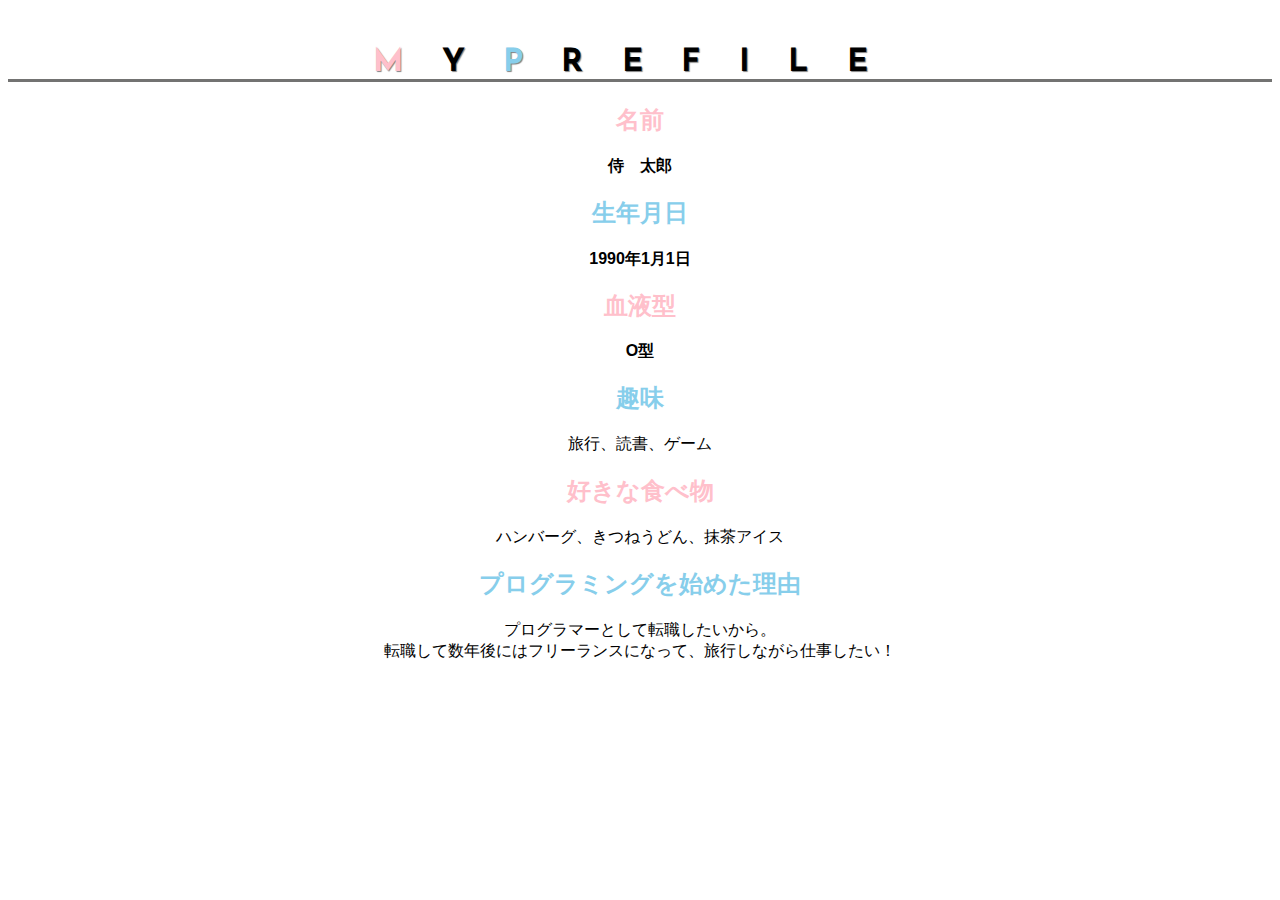
<file: kadai_014/kadai_014.html>
<!DOCTYPE html>
<html>

<head>
    <title>14章課題</title><br>
    <meta name="descripition" content="このページは14章の課題です。">
    <meta charset="UTF-8">

    <link rel="preconnect" href="https://fonts.googleapis.com">
    <link rel="preconnect" href="https://fonts.gstatic.com" crossorigin>
    <link href="https://fonts.googleapis.com/css2?family=Josefin+Sans&display=swap" rel="stylesheet">
    <link rel="stylesheet" href="style.css">

</head>


<body>

<main>


    <h1 class="decoration"><span class="text-red">M</span>Y<span class="text-bule">P</span>REFILE</h1>

    <div id="basic">
    
    <h2 class="text-red">名前</h2>
    <p>侍　太郎</p>
    <h2 class="text-bule">生年月日</h2>
    <p>1990年1月1日</p>
    <h2 class="text-red">血液型</h2>
    <p>O型</p>
</div>

    <h2 class="text-bule">趣味</h2>
    <p>旅行、読書、ゲーム</p>
    <h2 class="text-red">好きな食べ物</h2>
    <p>ハンバーグ、きつねうどん、抹茶アイス</p>
    <h2 class="text-bule">プログラミングを始めた理由</h2>
    <p>プログラマーとして転職したいから。<br>転職して数年後にはフリーランスになって、旅行しながら仕事したい！</p>


</main>



</body>

</html>
</file>
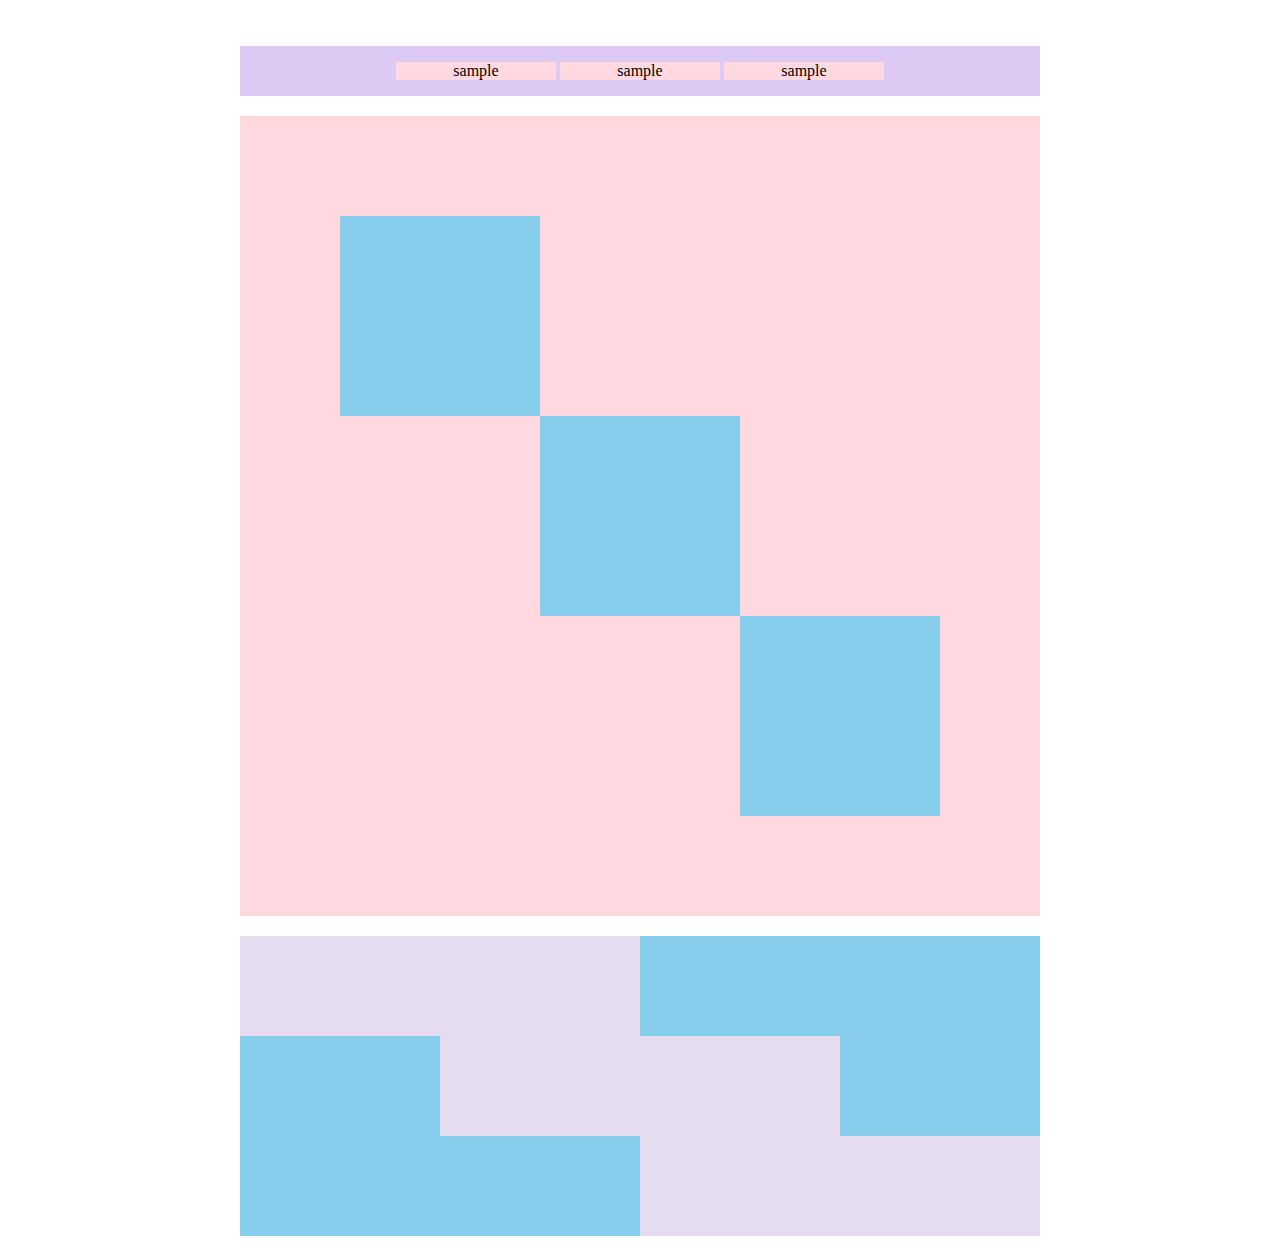
<file: kadai_018/kadai_018.html>
<!DOCTYPE html>
<html>

<head>
    <title>18章課題</title><br>
    <meta name="descripition" content="このページは18章の課題です。">
    <meta charset="UTF-8">
    <link rel="stylesheet" href="style.css">

</head>

<body>
    <div id="top">
        <p class="top-child">sample</p>
        <p class="top-child">sample</p>
        <p class="top-child">sample</p>

    </div>
    <div id="middle">
        <div id="middle-child01"></div>
        <div id="middle-child02"></div>
        <div id="middle-child03"></div>
    </div>

    <div id="bottom">
        <div id="bottom-child01"></div>
        <div id="bottom-child02"></div>
        <div id="bottom-child03"></div>
    </div>
</body>

</html>
</file>
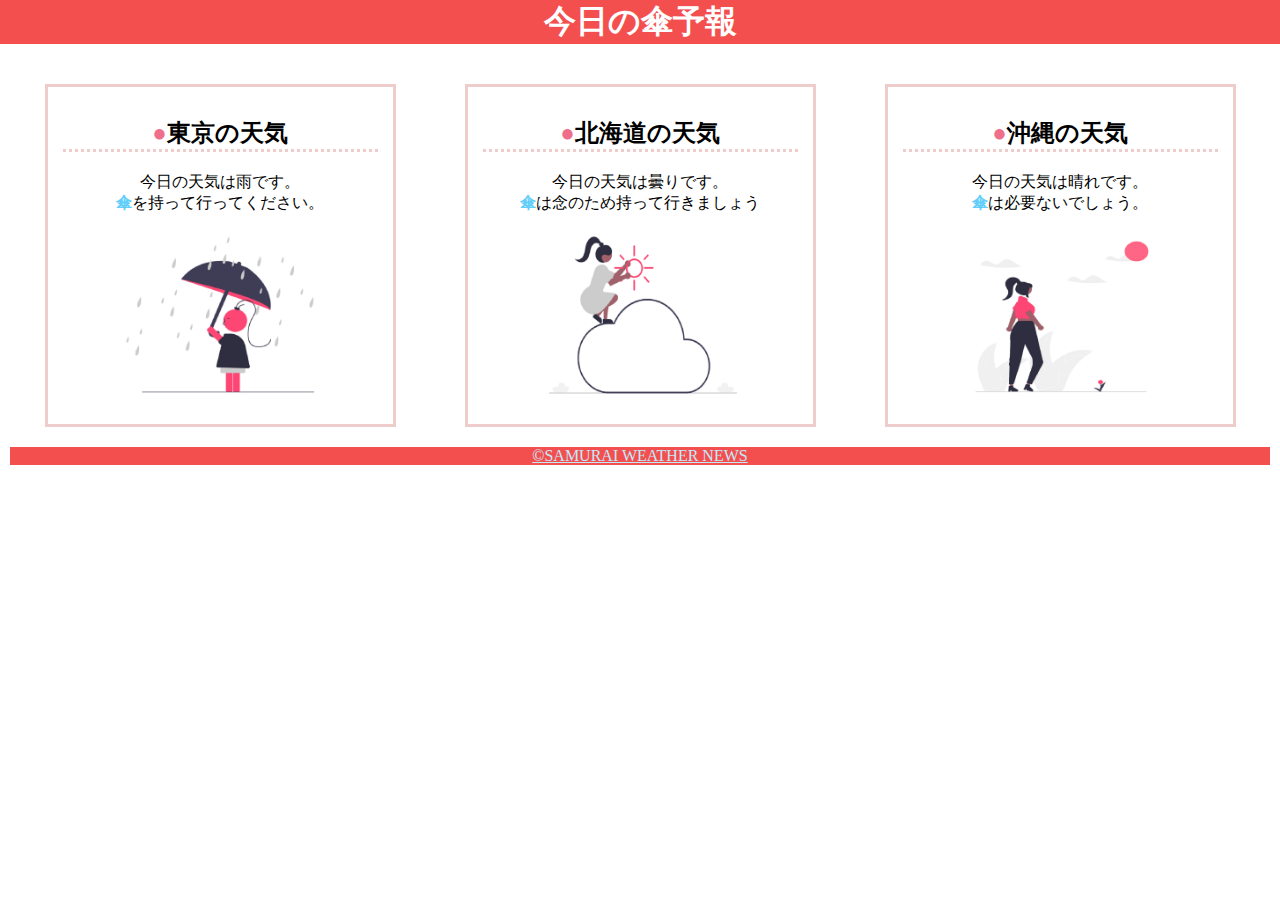
<file: kadai_022/kadai_022.html>
<!DOCTYPE html>
<html>

<head>
    <title>22章課題</title>
    <meta charset="UTF-8">
    <meta name="descripition" content="このページは22章の課題です。">
    <link rel="stylesheet" href="style.css">
    <meta name="viewport" content="width=device-width, initial-scale=1.0">
</head>

<body>
<header>
    <h1>今日の傘予報</h1>
</header>

<main>
    <div id="parent">
        <div class="contents">
            <h2>東京の天気</h2>
        
            <p>今日の天気は雨です。</p>
            <p>傘を持って行ってください。</p>
        
            <img src="images/rainy.png">
        </div>
        <div class="contents">
            <h2>北海道の天気</h2>
            <p>今日の天気は曇りです。</p>
            <p>傘は念のため持って行きましょう</p>
            <img src="images/cloudy.png">
        </div>
        <div class="contents">
            <h2>沖縄の天気</h2>
            <p>今日の天気は晴れです。</p>
            <p>傘は必要ないでしょう。</p>
            <img src="images/sunny.png">
        </div>
    </div>

    <footer>
        <nav><a href="https://www.sejuku.net/corp/">&copy;SAMURAI WEATHER NEWS
        </a></nav>
        
    </footer>
        
</main>
</body>

</html>
</file>
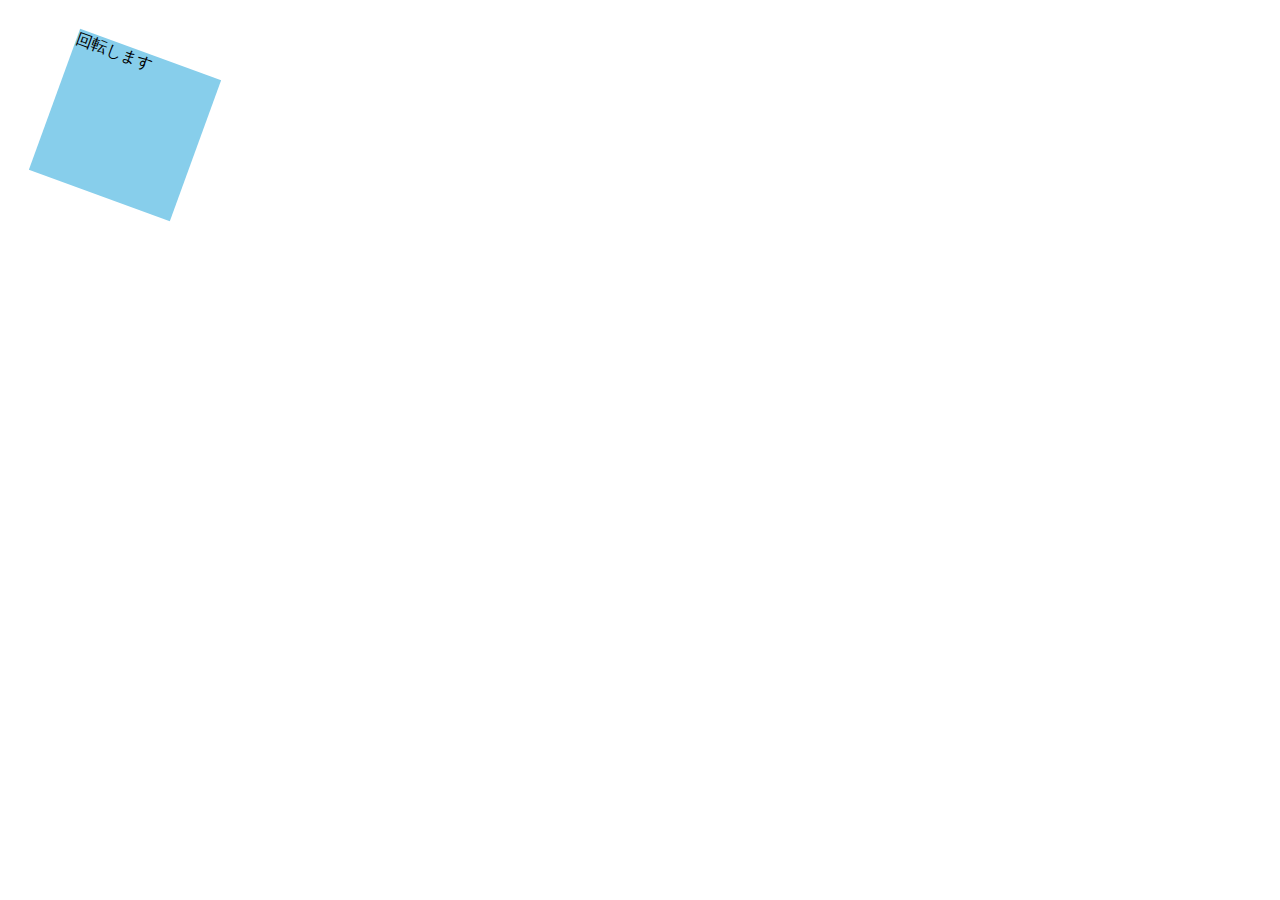
<file: kadai_mdn_css/mdn.html>
<!DOCTYPE html>
<html>

<head>
    <style>
        div {
            position: absolute;
            left: 50px;
            top: 50px;
            width: 150px;
            height: 150px;
            background-color: skyblue;
            transform: rotate(20deg)
        }
    </style>
</head>

<body>
    <div>
        回転します
    </div>

</body>

</html>
</file>
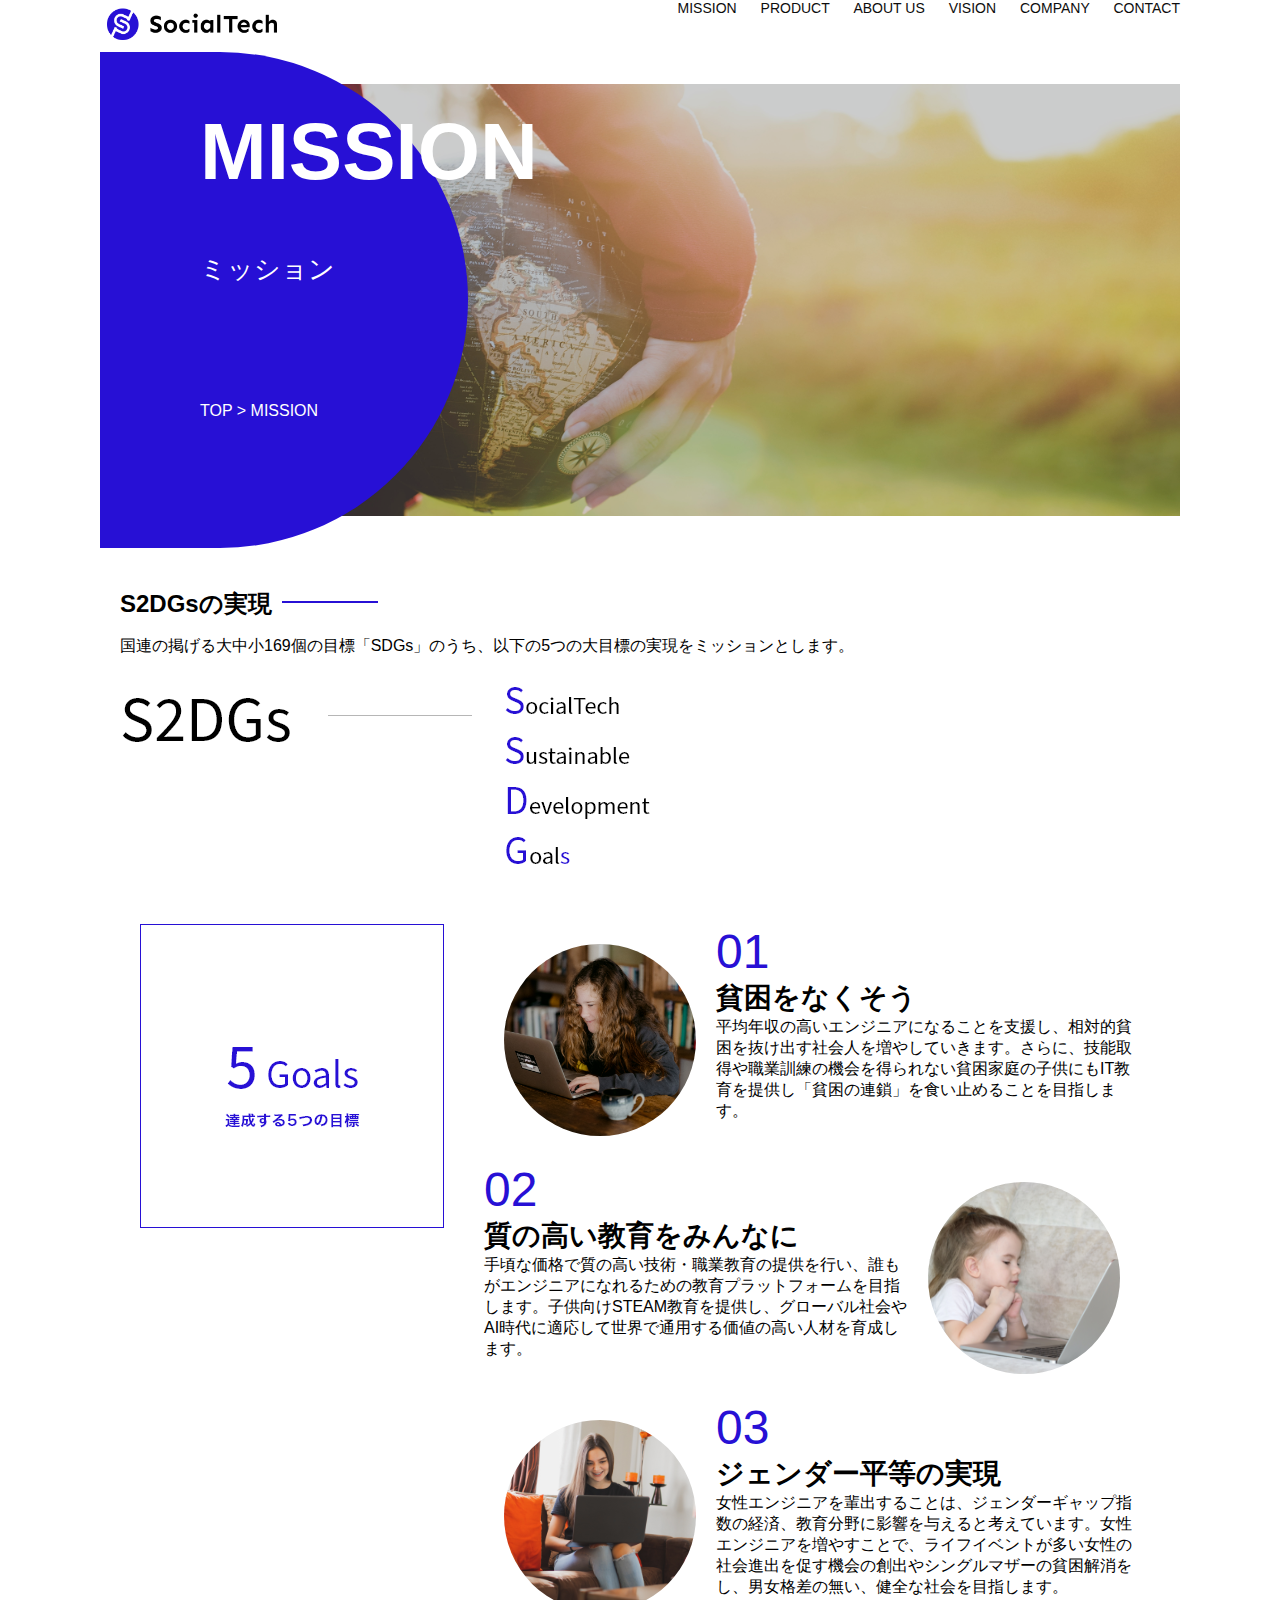
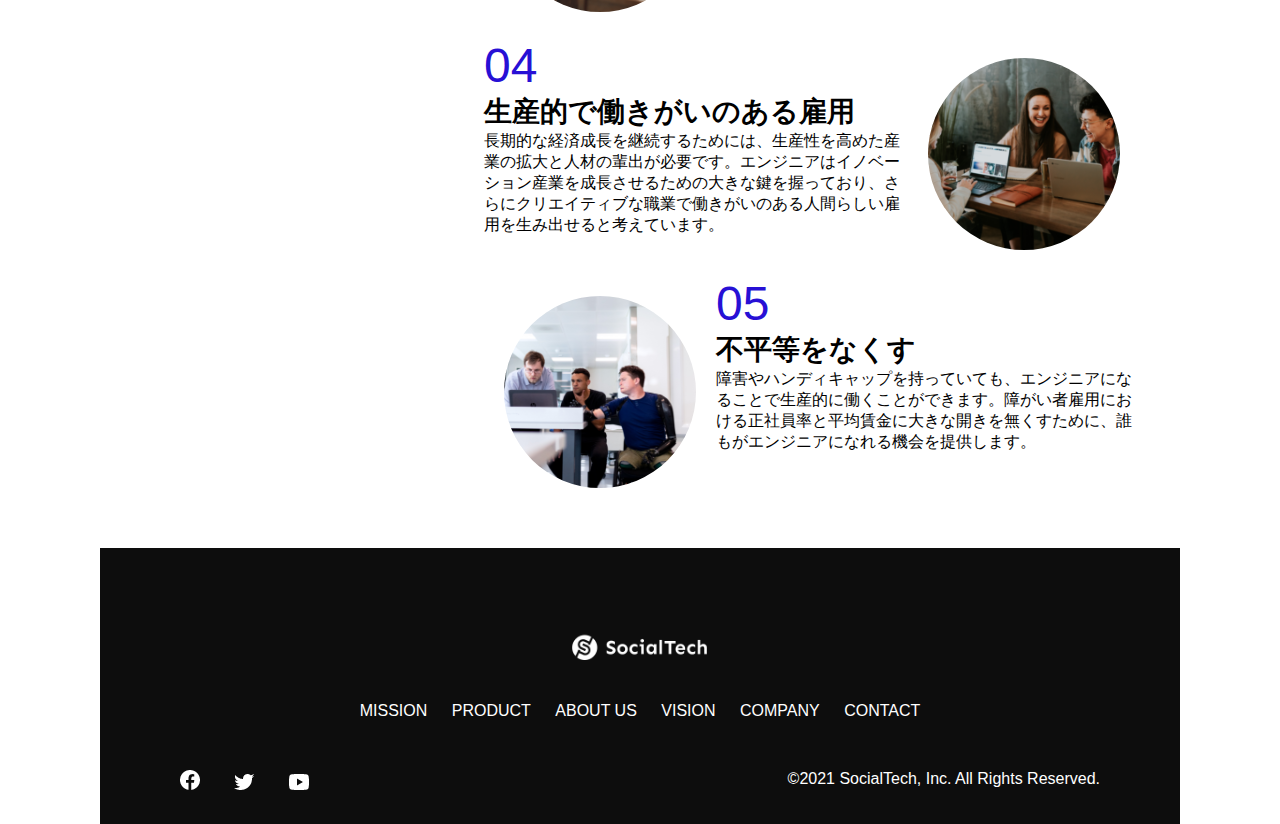
<file: kadai_tutorial_output/mission.html>
<!DOCTYPE html>
<html>
  <head>
   
        
          <title>SocialTech - MISSION ミッション -  </title>
    <meta charset="UTF-8">
    <meta name="description" content="SocialTechが目指す5つの目標（S2DGs）を紹介します">
    <meta name="viewport" content="width=device-width, initial-scale=1.0">
    <link rel="stylesheet" href="style.css">
  </head>
 
  <body>
    <!-- ヘッダー -->
    <header>
      <!-- ロゴ -->
      <a href="index.html" id="logo"><img src="images/logo.png" alt="トップページに戻る"></a>
  
      <!-- PC用ナビゲーション -->
      <nav id="nav-pc">
        <a href="mission.html">MISSION</a>
        <a href="product.html">PRODUCT</a>
        <a href="index.html#aboutus">ABOUT US</a>
        <a href="index.html#vision">VISION</a>
        <a href="index.html#company">COMPANY</a>
        <a href="index.html#contact">CONTACT</a>
      </nav>
  
      
      <img id="menu-sp" src="images/button-menu.png" alt="ナビゲーションを開く" onclick="document.getElementById('nav-sp').style.display = 'block'">
  
      
      <nav id="nav-sp">
        <img id="close" src="images/button-close.png" alt="ナビゲーションを閉じる" onclick="document.getElementById('nav-sp').style.display = 'none'">
        <a id="logo-sp" href="index.html" onclick="document.getElementById('nav-sp').style.display = 'none'"><img
            src="images/logo-sp.png" alt="トップページに戻る"></a>
        <a class="menu" href="mission.html" onclick="document.getElementById('nav-sp').style.display = 'none'">MISSION</a>
        <a class="menu" href="product.html" onclick="document.getElementById('nav-sp').style.display = 'none'">PRODUCT</a>
        <a class="menu" href="index.html#aboutus" onclick="document.getElementById('nav-sp').style.display = 'none'">ABOUT
          US</a>
        <a class="menu" href="index.html#vision"
          onclick="document.getElementById('nav-sp').style.display = 'none'">VISION</a>
        <a class="menu" href="index.html#company"
          onclick="document.getElementById('nav-sp').style.display = 'none'">COMPANY</a>
        <a class="menu" href="index.html#contact"
          onclick="document.getElementById('nav-sp').style.display = 'none'">CONTACT</a>
        <div id="sns">
          <a href="https://www.facebook.com/sejuku2013"><img src="images/button-facebook.png" alt="Facebookのリンク"></a>
          <a href="https://twitter.com/samuraijuku"><img src="images/button-twitter.png" alt="Twitterのリンク"></a>
          <a href="https://www.youtube.com/channel/UCCFOQO5aDK0xXam4cUQXT8g"><img src="images/button-youtube.png" alt="YouTubeのリンク"></a>
        </div>
      </nav>
    </header>
    <main>
      <article>
        <section id="mission-main">
          <div id="mission-title">
            <h1>MISSION</h1>
            <span>ミッション</span>
            <div>TOP > MISSION</div>
          </div>
        </section>
        
        
        <section id="mission-s2dgs">
            <h2 class="mission-h2">S2DGsの実現</h2>
            <p>国連の掲げる大中小169個の目標「SDGs」のうち、以下の5つの大目標の実現をミッションとします。</p>
            <img src="images/mission/mission-s2dgs.png" alt="S2DGs">
        </section>
        <section id="mission-5goals">
            <div>
                <img id="s2dgs-image" src="images/mission/mission-5goals.png" alt="5Goals">
            </div>
            <div>
                <div>
                    <img class="fivegoals-image-left" src="images/mission/mission-5goals01.png" alt="PCを操作する女の子">
                    <span class="fivegoals-number">01</span>
                    <h3 class="fivegoals-h3">貧困をなくそう</h3>
                    <p class="fivegoals-p">平均年収の高いエンジニアになることを支援し、相対的貧困を抜け出す社会人を増やしていきます。さらに、技能取得や職業訓練の機会を得られない貧困家庭の子供にもIT教育を提供し「貧困の連鎖」を食い止めることを目指します。
                    </p>
                </div>

                <div>
                    <img class="fivegoals-image-right" src="images/mission/mission-5goals02.png" alt="PCを見つめる小さい女の子">
                    <span class="fivegoals-number">02</span>
                    <h3 class="fivegoals-h3">質の高い教育をみんなに</h3>
                    <p class="fivegoals-p">手頃な価格で質の高い技術・職業教育の提供を行い、誰もがエンジニアになれるための教育プラットフォームを目指します。子供向けSTEAM教育を提供し、グローバル社会やAI時代に適応して世界で通用する価値の高い人材を育成します。</p>
                </div>

                <div>
                    <img class="fivegoals-image-left" src="images/mission/mission-5goals03.png" alt="PCを操作する女性">
                    <span class="fivegoals-number">03</span>
                    <h3 class="fivegoals-h3">ジェンダー平等の実現</h3>
                    <p class="fivegoals-p">女性エンジニアを輩出することは、ジェンダーギャップ指数の経済、教育分野に影響を与えると考えています。女性エンジニアを増やすことで、ライフイベントが多い女性の社会進出を促す機会の創出やシングルマザーの貧困解消をし、男女格差の無い、健全な社会を目指します。</p>
                </div>

                <div>
                    <img class="fivegoals-image-right" src="images/mission/mission-5goals04.png" alt="笑顔で話し合う3人の男女">
                    <span class="fivegoals-number">04</span>
                    <h3 class="fivegoals-h3">生産的で働きがいのある雇用</h3>
                    <p class="fivegoals-p">長期的な経済成長を継続するためには、生産性を高めた産業の拡大と人材の輩出が必要です。エンジニアはイノベーション産業を成長させるための大きな鍵を握っており、さらにクリエイティブな職業で働きがいのある人間らしい雇用を生み出せると考えています。
                    </p>
                </div>

                <div>
                    <img class="fivegoals-image-left" src="images/mission/mission-5goals05.png" alt="障害を持つ男性が生き生きと働く様子">
                    <span class="fivegoals-number">05</span>
                    <h3 class="fivegoals-h3">不平等をなくす</h3>
                    <p class="fivegoals-p">障害やハンディキャップを持っていても、エンジニアになることで生産的に働くことができます。障がい者雇用における正社員率と平均賃金に大きな開きを無くすために、誰もがエンジニアになれる機会を提供します。
                    </p>
                </div>

            </div>
        </section>
      </article>
      <footer>
        <div id="footer-logo">
          <img src="images/logo-sp.png" alt="SocialTech">
        </div>
        <div id="footer-link">
          <a href="mission.html">MISSION</a>
          <a href="product.html">PRODUCT</a>
          <a href="index.html#aboutus">ABOUT US</a>
          <a href="index.html#vision">VISION</a>
          <a href="index.html#company">COMPANY</a>
          <a href="index.html#contact">CONTACT</a>
        </div>
        <div id="sns-footer">
          <a href="https://www.facebook.com/sejuku2013"><img src="images/button-facebook.png" alt="Facebookのリンク"></a>
          <a href="https://twitter.com/samuraijuku"><img src="images/button-twitter.png" alt="Twitterのリンク"></a>
          <a href="https://www.youtube.com/channel/UCCFOQO5aDK0xXam4cUQXT8g"><img src="images/button-youtube.png" alt="YouTubeのリンク"></a>
          <span id="copyright">&copy;2021 SocialTech, Inc. All Rights Reserved. </span>
        </div>
      </footer>
    </main>
  </body>
 
  </html>
</file>
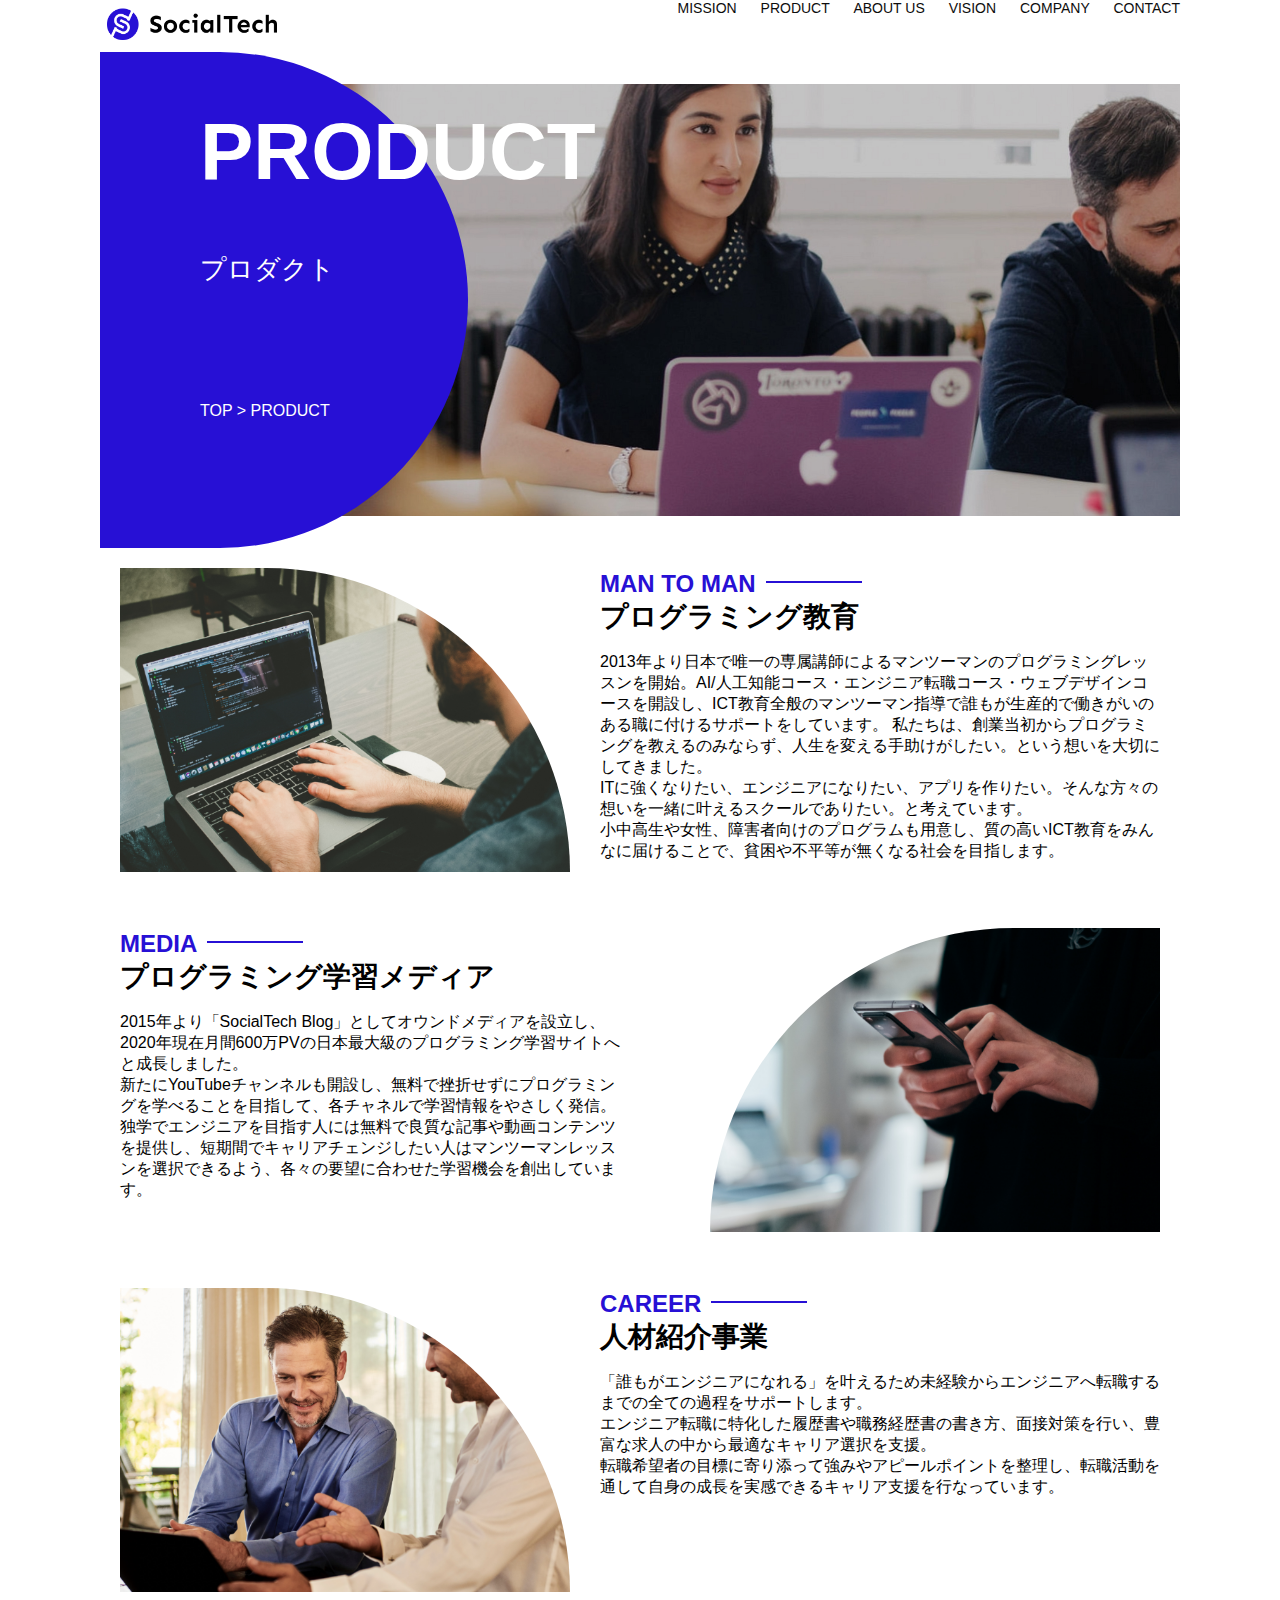
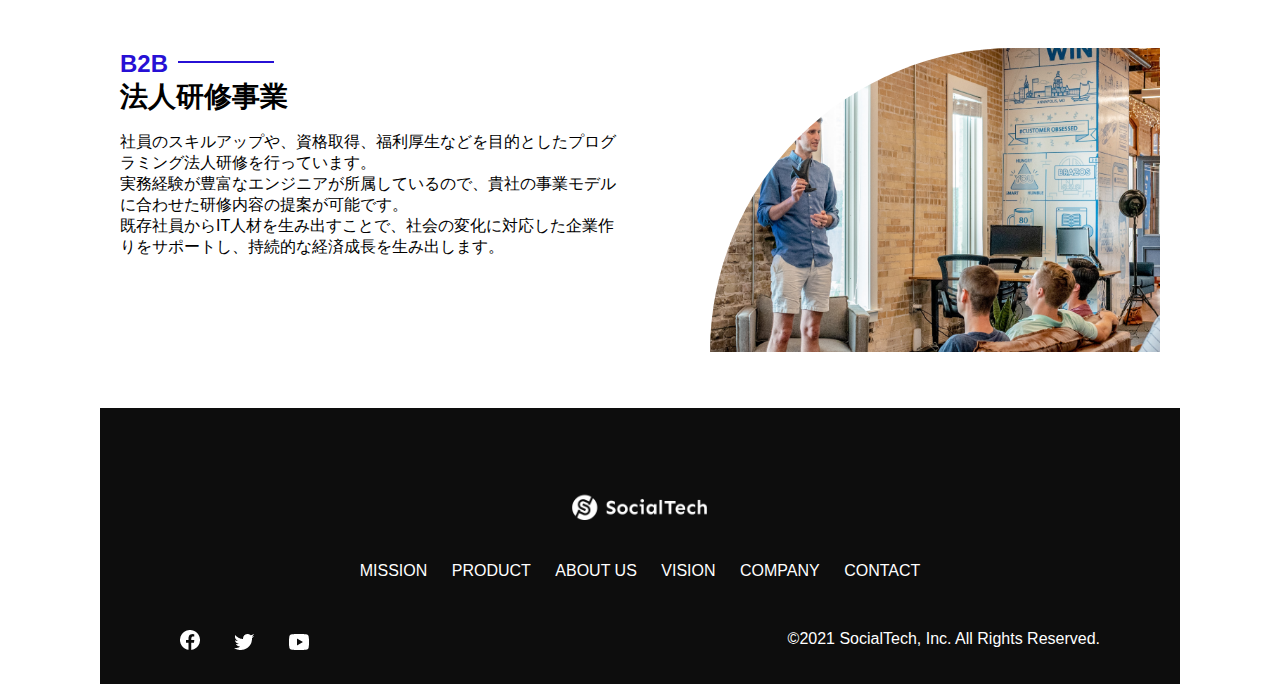
<file: kadai_tutorial_output/product.html>
<!DOCTYPE html>
  <html>
  <head>
    <title>SocialTech -PRODUCT プロダクト-</title>
    <meta charset="UTF-8">
    <meta name="description" content="SocialTechの4つのプロダクトを紹介します">
    <meta name="viewport" content="width=device-width, initial-scale=1.0">
    <link rel="stylesheet" href="style.css">
  </head>
  
  <body>
    <!-- ヘッダー -->
    <header>
      <!-- ロゴ -->
      <a href="index.html" id="logo"><img src="images/logo.png" alt="トップページに戻る"></a>
  
      <!-- PC用ナビゲーション -->
      <nav id="nav-pc">
        <a href="mission.html">MISSION</a>
        <a href="product.html">PRODUCT</a>
        <a href="index.html#aboutus">ABOUT US</a>
        <a href="index.html#vision">VISION</a>
        <a href="index.html#company">COMPANY</a>
        <a href="index.html#contact">CONTACT</a>
      </nav>
  
      
      <img id="menu-sp" src="images/button-menu.png" alt="ナビゲーションを開く" onclick="document.getElementById('nav-sp').style.display = 'block'">
  
      
      <nav id="nav-sp">
        <img id="close" src="images/button-close.png" alt="ナビゲーションを閉じる" onclick="document.getElementById('nav-sp').style.display = 'none'">
        <a id="logo-sp" href="index.html" onclick="document.getElementById('nav-sp').style.display = 'none'"><img
            src="images/logo-sp.png" alt="トップページに戻る"></a>
        <a class="menu" href="mission.html" onclick="document.getElementById('nav-sp').style.display = 'none'">MISSION</a>
        <a class="menu" href="product.html" onclick="document.getElementById('nav-sp').style.display = 'none'">PRODUCT</a>
        <a class="menu" href="index.html#aboutus" onclick="document.getElementById('nav-sp').style.display = 'none'">ABOUT
          US</a>
        <a class="menu" href="index.html#vision"
          onclick="document.getElementById('nav-sp').style.display = 'none'">VISION</a>
        <a class="menu" href="index.html#company"
          onclick="document.getElementById('nav-sp').style.display = 'none'">COMPANY</a>
        <a class="menu" href="index.html#contact"
          onclick="document.getElementById('nav-sp').style.display = 'none'">CONTACT</a>
        <div id="sns">
          <a href="https://www.facebook.com/sejuku2013"><img src="images/button-facebook.png" alt="Facebookのリンク"></a>
          <a href="https://twitter.com/samuraijuku"><img src="images/button-twitter.png" alt="Twitterのリンク"></a>
          <a href="https://www.youtube.com/channel/UCCFOQO5aDK0xXam4cUQXT8g"><img src="images/button-youtube.png" alt="YouTubeのリンク"></a>
        </div>
      </nav>
    </header>
    <main>
      <article>
        <section id="product-main">
          <div id="product-title">
            <h1>PRODUCT</h1>
            <span>プロダクト</span>
            <div>TOP > PRODUCT</div>
          </div>
        </section>


        <section class="product-section1">
          <img src="images/product/product-mantoman.png" alt="PCでコードを書く男性">
          <div>
            <h2 class="product-h2">MAN TO MAN</h2>
            <h3 class="product-h3">プログラミング教育</h3>
            <p>
              2013年より日本で唯一の専属講師によるマンツーマンのプログラミングレッスンを開始。AI/人工知能コース・エンジニア転職コース・ウェブデザインコースを開設し、ICT教育全般のマンツーマン指導で誰もが生産的で働きがいのある職に付けるサポートをしています。
              私たちは、創業当初からプログラミングを教えるのみならず、人生を変える手助けがしたい。という想いを大切にしてきました。<br>ITに強くなりたい、エンジニアになりたい、アプリを作りたい。そんな方々の想いを一緒に叶えるスクールでありたい。と考えています。<br>小中高生や女性、障害者向けのプログラムも用意し、質の高いICT教育をみんなに届けることで、貧困や不平等が無くなる社会を目指します。
            </p>
          </div>
        </section>
        <section class="product-section2">
          <div>
            <h2 class="product-h2">MEDIA</h2>
            <h3 class="product-h3">プログラミング学習メディア</h3>
            <p>2015年より「SocialTech
              Blog」としてオウンドメディアを設立し、2020年現在月間600万PVの日本最大級のプログラミング学習サイトへと成長しました。<br>新たにYouTubeチャンネルも開設し、無料で挫折せずにプログラミングを学べることを目指して、各チャネルで学習情報をやさしく発信。<br>独学でエンジニアを目指す人には無料で良質な記事や動画コンテンツを提供し、短期間でキャリアチェンジしたい人はマンツーマンレッスンを選択できるよう、各々の要望に合わせた学習機会を創出しています。
            </p>
          </div>
          <img src="images/product/product-media.png" alt="スマートフォンを操作する人">
        </section>
        <section class="product-section1">
          <img src="images/product/product-career.png" alt="笑顔で話し合う2人の男性">
          <div>
            <h2 class="product-h2">CAREER</h2>
            <h3 class="product-h3">人材紹介事業</h3>
            <p>
              「誰もがエンジニアになれる」を叶えるため未経験からエンジニアへ転職するまでの全ての過程をサポートします。<br>エンジニア転職に特化した履歴書や職務経歴書の書き方、面接対策を行い、豊富な求人の中から最適なキャリア選択を支援。<br>転職希望者の目標に寄り添って強みやアピールポイントを整理し、転職活動を通して自身の成長を実感できるキャリア支援を行なっています。<br>
            </p>
          </div>
        </section>
        <section class="product-section2">
          <div>
            <h2 class="product-h2">B2B</h2>
            <h3 class="product-h3">法人研修事業</h3>
            <p>
              社員のスキルアップや、資格取得、福利厚生などを目的としたプログラミング法人研修を行っています。<br>実務経験が豊富なエンジニアが所属しているので、貴社の事業モデルに合わせた研修内容の提案が可能です。<br>既存社員からIT人材を生み出すことで、社会の変化に対応した企業作りをサポートし、持続的な経済成長を生み出します。
            </p>
          </div>
          <img src="images/product/product-b2b.png" alt="講演中の男性とそれを聴く人々">
        </section>

        
        
      </article>
      <footer>
        <div id="footer-logo">
          <img src="images/logo-sp.png" alt="SocialTech">
        </div>
        <div id="footer-link">
          <a href="mission.html">MISSION</a>
          <a href="product.html">PRODUCT</a>
          <a href="index.html#aboutus">ABOUT US</a>
          <a href="index.html#vision">VISION</a>
          <a href="index.html#company">COMPANY</a>
          <a href="index.html#contact">CONTACT</a>
        </div>
        <div id="sns-footer">
          <a href="https://www.facebook.com/sejuku2013"><img src="images/button-facebook.png" alt="Facebookのリンク"></a>
          <a href="https://twitter.com/samuraijuku"><img src="images/button-twitter.png" alt="Twitterのリンク"></a>
          <a href="https://www.youtube.com/channel/UCCFOQO5aDK0xXam4cUQXT8g"><img src="images/button-youtube.png" alt="YouTubeのリンク"></a>
          <span id="copyright">&copy;2021 SocialTech, Inc. All Rights Reserved. </span>
        </div>
      </footer>
    </main>
  </body>
  
  </html>
</file>
<file: kadai_012/style.css>
/* PC、スマホ共通スタイル */
body {
  font-family: "Source Sans Pro", "Hiragino Kaku Gothic ProN", Meiryo, Arial,
    sans-serif;
}

p {
  font-size: 15px;
}

/*================
PC用のスタイル 
=================*/
/* 横幅設定 */
body {
  max-width: 1080px;
  min-width: 960px;
  margin: 0 auto 0 auto;
}

/* ヘッダー */
header {
  display: flex;
  justify-content: space-between;
}

/* ナビゲーションのレイアウト */
#nav-pc {
  text-align: right;
  font-size: 14px;
  padding-top: 15px;
}

/* ナビゲーションのリンクの装飾設定 */
#nav-pc>a {
  text-decoration: none;
  margin-left: 20px;
}

#nav-pc>a:link {
  color: #0d0d0d;
}

#nav-pc>a:visited {
  color: #0d0d0d;
}

#nav-pc>a:hover {
  color: #0d0d0d;
  text-decoration: underline;
}

#nav-pc>a:active {
  color: #0d0d0d;
}

/* メインビジュアル*/
#main-visual {
  position: relative;
  height: 400px;
}

#main-message {
  position: absolute;
  top: 0;
  left: 0;
  background-color: #2710d5;
  color: #ffffff;
  border-radius: 0 0 476px 0;
  max-width: 620px;
  height: 100%;
  width: 100%;
  z-index: 11;
}

#main-message>h1 {
  font-size: 60px;
  font-weight: bold;
  margin: 100px 0 0 50px;
}

#main-message>p {
  font-size: 28px;
  margin: 0 0 0 50px;
}

#main-visual>img {
  max-width: 620px;
  border-radius: 476px 0 0 0;
  position: absolute;
  top: 0;
  right: 0;
  z-index: 10;
}

/* 見出し */
h2 {
  margin: 40px 0 0 0;
}

h2::after {
  content: url("images/line.png");
  margin-left: 10px;
}

h3 {
  font-size: 27px;
}

/* ミッション */
#mission {
  margin: 80px auto 80px auto;
  width: 100%;
}

#mission-flex {
  width: 100%;
  display: flex;
}

#mission-flex>div {
  width: 50%;
  margin: 20px;
}

#mission-photo {
  width: 100%;
}

#s2dgs {
  margin-top: 50px;
}

/* プロダクト */
#product {
  background-color: #fafafa;
  width: 100%;
  margin: 80px 0 80px 0;
  padding: 10px 40px 0px 40px;
}

/* 外枠 */
#product>div {
  margin-top: 40px;
  display: flex;
}

/* 左のカラム */
#product-left {
  width: 50%;
  margin-right: 20px;
}

/* 右のカラム */
#product-right {
  width: 50%;
  margin-left: 20px;
  margin-top: 80px;
}

/* 画像＋説明の枠 */
#product-left>div {
  position: relative;
  height: 480px;
  margin-right: 20px;
}

#product-right>div {
  position: relative;
  height: 480px;
  margin-left: 20px;
}

/* 画像 */
.product-photo {
  width: 100%;
}

/* 説明文の枠 */
.product-explain {
  background-color: #ffffff;
  position: absolute;
  left: 0;
  top: 280px;
  margin: 0 40px 0 40px;
  padding: 20px;
  box-shadow: 5px 5px 10px rgba(0, 0, 0, 0.05);
}

/* 説明文の英語 */
.product-explain>span {
  color: #2710d5;
  font-weight: bold;
  font-size: 16px;
  margin: 0;
}

/* 説明文の見出し */
.product-explain>h3 {
  margin: 5px 0 5px 0;
}

/* 説明文 */
.product-explain>p {
  margin: 0;
}

/* 「もっとみる」ボタン */
#product-more {
  margin: 0 auto -42px auto;
}

/* ABOUT US */
#aboutus {
  margin: 80px auto 80px auto;
}

/* 3つの組織文化と画像を入れる枠 */
#aboutus>div {
  display: flex;
}

/* 画像 */
.culture-img {
  width: 100%;
  align-self: flex-start;
}

.culture-img2 {
  margin-top: 50px;
  width: 100%;
}

/* 3つの組織文化の表 */
.culture-table {
  max-width: 500px;
  margin-right: 50px;
}

/* 番号 */
.culture-num {
  font-size: 80px;
  color: #2710d5;
  margin: 0 20px 0 0;
}

/* 組織文化英語 */
.culture-en {
  color: #2710d5;
  font-weight: bold;
  font-size: 24px;
  display: block;
}

/* 組織文化日本語 */
.culture-jp {
  font-size: 28px;
  font-weight: bold;
}

/* 説明文 */
.culture-description {
  margin: 0;
}

/* ビジョン */
#vision {
  margin: 80px auto 80px auto;
}

/* セクション内の外枠 */
#vision>div {
  width: 100%;
  display: flex;
  justify-content: space-between;
  flex-wrap: wrap;
}

/* 7つの行動指針の枠 */
.vision-box {
  width: 300px;
  height: 300px;
  margin-bottom: 30px;
  position: relative;
}

.vision-box>img {
  width: 100%;
  height: auto;
  position: absolute;
  top: 0;
  left: 0;
  z-index: 30;
}

.vision-box>span {
  position: absolute;
  top: 0;
  left: 0;
  z-index: 31;
  margin-right: 20px;
}

.vision-box>span>h4 {
  color: #2710d5;
  font-size: 19px;
  margin: 80px 0 0 0;
  
}

.vision-box>span>h4::first-letter {
  font-size: 40px;
}

.vision-box>span>h5 {
  font-size: 20px;
  margin: 0 0 0 0;
}

.vision-box>span>p {
  margin: 10px 0 0 0;
}

/* 会社概要 */
#company {
  margin: 80px auto 80px auto;
}

#company-table {
  width: 100%;
}

.tableheader {
  text-align: left;
  padding: 20px;
  border-bottom-color: #2710d5;
  border-bottom-width: 1px;
  border-bottom-style: solid;
  width: 100px;
}

.tableheader-first {
  text-align: left;
  padding: 20px;
  border-bottom-color: #2710d5;
  border-bottom-width: 1px;
  border-bottom-style: solid;
  border-top-color: #2710d5;
  border-top-width: 1px;
  border-top-style: solid;
  width: 100px;
}

.cell {
  padding: 30px;
  border-bottom-color: #ececec;
  border-bottom-width: 1px;
  border-bottom-style: solid;
}

.cell-first {
  padding: 30px;
  border-bottom-color: #ececec;
  border-bottom-width: 1px;
  border-bottom-style: solid;
  border-top-color: #ececec;
  border-top-width: 1px;
  border-top-style: solid;
}

#company>iframe {
  width: 100%;
  height: 368px;
  margin-top: 40px;
}

/* お問い合わせ */
#contact {
  margin: 80px auto 80px auto;
}

/* 外枠 */
#contact>form>div {
  display: flex;
  flex-direction: row;
  flex-wrap: wrap;
  padding-bottom: 30px;
}

/* 左列の見出し */
.contact-heading {
  width: 240px;
  align-self: center;
}

/* 見出しのラベル */
.contact-label {
  font-weight: bold;
}

/* 必須 */
.contact-span {
  color: #ce2222;
  margin: 0 0 0 20px;
  font-weight: bold;
}

/* テキストボックス */
.contact-textbox {
  border-top: 0;
  border-left: 0;
  border-right: 0;
  border-bottom-width: 1px;
  border-bottom-color: #707070;
  border-bottom-style: solid;
  background-color: #fafafa;
  width: 400px;
  height: 56px;
}

/* お問い合わせ内容のテキストエリア */
.contact-textarea {
  border-top: 0;
  border-left: 0;
  border-right: 0;
  border-bottom-width: 1px;
  border-bottom-color: #707070;
  border-bottom-style: solid;
  background-color: #fafafa;
  width: 400px;
  height: 200px;
}

/* 個人情報の取り扱い */
details {
  width: 700px;
}

details>div {
  background-color: #fafafa;
  padding: 20px;
}

details>div>span {
  font-weight: bold;
}

/* フッター */
footer {
  background-color: #0d0d0d;
  text-align: center;
  padding: 80px 80px 30px 80px;
}

#footer-logo {
  margin-bottom: 30px;
}

#footer-link {
  margin-bottom: 50px;
}
#footer-link > a {
  text-decoration: none;
  margin: 10px;
}
#footer-link > a:link {
  color: #ffffff;
}
#footer-link > a:visited {
  color: #ffffff;
}
#footer-link > a:hover {
  color: #ffffff;
  text-decoration: underline;
}
#footer-link > a:active {
  color: #ffffff;
}

#sns-footer {
  text-align: left;
  width: 100%;
}

#sns-footer > a {
  margin-right: 30px;
}

#copyright {
  color: #ffffff;
  float: right;
}

#cases{
  margin: 40px auto 40px auto;
  width: 100%;
  position: relative;
  
}

ul{
  display: flex;
  list-style: none;
  
}

li{
  width: 33%;
  margin: 20px;

}

.case-card{
  background-color: #ffffff;
  min-height: 400px;
  box-shadow: 5px 5px 15px 0.2px rgba(0, 0, 0, 0.45);
}

.case-img{
  width: 100%;
}

.case-info{
  padding: 10px 20px 10px 20px;
}

.case-name{
  color: #2710d5;
  font-size: 19px;
}

.case-content{
  font-size: 14px;
}
</file>
<file: kadai_013/style.css>
body {
  font-family: "Source Sans Pro", "Hiragino Kaku Gothic ProN", Meiryo, Arial,
    sans-serif;
}

p {
  font-size: 15px;
}

#main-visual>img {
  width: 100%;
}

/*================
PC用のスタイル 
=================*/
@media screen and (min-width: 768px) {

  /* 横幅設定 */
  body {
    max-width: 1080px;
    min-width: 960px;
    margin: 0 auto 0 auto;
  }

  /* ヘッダー */
  header {
    display: flex;
    justify-content: space-between;
  }

  /* ナビゲーションのレイアウト */
  #nav-pc {
    text-align: right;
    font-size: 14px;
    padding-top: 15px;
  }

  /* ナビゲーションのリンクの装飾設定 */
  #nav-pc>a {
    text-decoration: none;
    margin-left: 20px;
  }

  #nav-pc>a:link {
    color: #0d0d0d;
  }

  #nav-pc>a:visited {
    color: #0d0d0d;
  }

  #nav-pc>a:hover {
    color: #0d0d0d;
    text-decoration: underline;
  }

  #nav-pc>a:active {
    color: #0d0d0d;
  }

  #menu-sp{
    display: none;
  }
#nav-sp{
  display: none;
}
}

/*====================
  スマートフォン用のスタイル
  =====================*/
@media screen and (max-width: 767px) {

  body {
    min-width: 375px;
    margin: 0;
  }

  
  #nav-pc {
    display: none;
  }


  
    

  
  #menu-sp {
    float: right;
    padding: 0;
  }

  
  #nav-sp {
    background-color: #ce933e;
    position: absolute;
    left: 0;
    top: 0;
    height: 100%;
    width: 100%;
   display: none;
    z-index: 100;
  }

 
  #close {
    position: absolute;
    top: 20px;
    right: 20px;
  }

  
  #logo-sp {
    margin: 80px 0px 30px 20px;
  }

  
  #nav-sp >a {
    display: block;
  }

  #nav-sp >a:link {
    color: #ffffff;
  }

  #nav-sp > a:visited {
    color: #ffffff;
  }

  #nav-sp a:hover {
    color: #ffffff;
    text-decoration: underline;
  }

  #nav-sp >a:active {
    color: #ffffff;
  }

  #nav-sp >.menu {
    text-decoration: none;
    display: block;
    margin: 0 20px 0 20px;
    height: 44px;
    font-size: 16px;
    background-image: url("images/arrow.png");
    background-repeat: no-repeat;
    background-position: right top;
  }
}
</file>
<file: kadai_tutorial_output/style.css>
/*Pc.スマホ共通スタイル*/
body {
    font-family: "Source Sans Pro", "Hiragino Kaku Gothic ProN", Meiryo, Arial, sans-serif;
}

p {
    font-style: 15px;
}

/*================
 PC用のスタイル 
=================*/
@media screen and (min-width: 768px) {
/* 横幅設定 */

body {
    max-width: 1080px;
    min-width: 960px;
    margin: 0 auto 0 auto;
}

/* ヘッダー */

header {
    display: flex;
    justify-content: space-between;
}

/* ナビゲーションのリンクの装飾設定 */

#nav-pc {
    font-size: 14px;
    margin-left: 15px;
}

/* ナビゲーションのリンクの装飾設定 */

#nav-pc>a {
    text-decoration: none;
    margin-left: 20px;

}

#nav-pc>a:link {
    color: #0d0d0d;
}

#nav-pc>a:visited {
    color: #0d0d0d;
}

#nav-pc>a:hover {
    color: #0d0d0d;
    text-decoration: underline;
}

#nav-pc>a:active {
    color: #0d0d0d;
}

/* メインビジュアル*/

#main-visual {
    position: relative;
    height: 400px;
}

#main-message {
    position: absolute;
    top: 0;
    left: 0;
    background-color: #2710d5;
    color: #ffffff;
    border-radius: 0 0 476% 0;
    max-width: 620px;
    height: 100%;
    width: 100%;
    z-index: 11;
}

#main-message>h1 {
    font-size: 60px;
    font-weight: bold;
    margin: 100px 0 0 50px;
}

#main-message>p {
    font-size: 28px;
    margin: 0 0 0 50px;
}

#main-visual>img {
    max-width: 620px;
    border-radius: 476px 0 0 0;
    position: absolute;
    top: 0;
    right: 0;
    z-index: 10;
}

/* 見出し */
h2{
    margin: 40px 0 0 0;
}

h2::after{
    content: url("images/line.png");
    margin-left: 10px;
}

h3{
    font-size: 27px;
}

/* ミッション */

#mission{
    margin: 80px auto 80px auto;
    width: 100%;
}

#mission-flex{
    width: 100%;
    display: flex;
}

#mission-flex > div{
    width: 50%;
    margin: 20px;
}

#mission-photo{
    width: 100%;
}

#s2dgs{
    margin-top: 50px;
    width: 100%;
}

 /* プロダクト */
 #product {
    background-color: #fafafa;
    margin: 80px 0 80px 0;
    padding: 10px 40px 0px 40px;
  }
  
  /* 外枠 */
  #product > div {
    margin-top: 40px;
    display: flex;
  }
  
  /* 左のカラム */
  #product-left {
    width: 50%;
    margin-right: 20px;
  }
  
  /* 右のカラム */
  #product-right {
    width: 50%;
    margin-left: 20px;
    margin-top: 80px;
  }
  
  /* 画像＋説明の枠 */
  #product-left > div {
    position: relative;
    height: 480px;
    margin-right: 20px;
  }
  #product-right > div {
    position: relative;
    height: 480px;
    margin-left: 20px;
  }


/* 画像*/
.product-photo {
    width: 100%;
  }
  
    /* 説明文の枠 */
    .product-explain {
      background-color: #ffffff;
      position: absolute;
      left: 0;
      top: 280px;
      margin: 0 40px 0 40px;
      padding: 20px;
      box-shadow: 5px 5px 10px rgba(0, 0, 0, 0.05);
    }
    
    /* 説明文の英語 */
    .product-explain > span {
      color: #2710d5;
      font-weight: bold;
      font-size: 16px;
      margin: 0;
    }
    
    /* 説明文の見出し */
    .product-explain > h3 {
      font-size: 20px;
      margin: 5px 0 5px 0;
    }
    
    /* 説明文 */
    .product-explain > p {
      font-size: 14px;
      margin: 0;
    }
    
    /* 「もっとみる」ボタン */
    #product-more {
      margin: 0 auto -42px auto;
    }


#aboutus{
    margin: 80px auto 80px auto;

}

#aboutus > div{
    display: flex;
}

.culture-img{
    width: 100%;
    align-self: flex-start;
}

.culture-img2{
    margin-top: 50px;
    width: 100%;
}

.culture-table{
    margin-right: 50px;
}

.culture-num{
    font-size: 80px;
    color: #2710d5;
    margin: 0 20px 0 0 0;
}

.culture-en{
    color: #2710d5;
    font-weight: bold;
    font-size: 24px;
    display: block;
}

.culture-jp{
font-size: 28px;
font-weight: bold;
}

.culture-description{
    margin: 0;

}

#vision{
    margin: 80px auto 80px auto;
}

#vision > div{
    width: 100%;
    display: flex;
    justify-content: space-between;
    flex-wrap: wrap;
}

.vision-box{
    width: 300px;
    height: 300px;
    margin-bottom: 30px;
    position: relative;
}

.vision-box > img{
    width: 100%;
    height: auto;
    position: absolute;
    top: 0;
    left: 0;
    z-index: 30;
}

.vision-box > span{
    position: absolute;
    top: 0;
    left: 0;
    z-index: 31;
    margin-right: 20px;
}

.vision-box > span > h4{
    color: #2710d5;
    font-size: 19px;
    margin: 80px 0 0 0;
}

.vision-box > span > h4::first-letter{
    font-size: 40px;
}

.vision-box > span > h5{
    font-size: 20px;
    margin: 0 0 0 0;
}

.vision-box > span > p{
    margin: 0 0 0 0;
}

#company{
    margin: 80px auto 80px auto;
}

#company-table{
    width: 100%;
}

.tableheader{
    text-align: left;
    padding: 20px;
    border-bottom-color: #2710d5;
    border-bottom-width: 1px;
    border-bottom-style: solid;
    width: 100px;
}

.tableheader-first{
    text-align: left;
    padding: 20px;
    border-bottom-color: #2710d5;
    border-bottom-width: 1px;
    border-bottom-style: solid;
    border-top-width: 1px;
    border-top-style: solid;
    width: 100px;
}

.csll{
    padding: 30px;
    border-bottom-color: #ececec;
    border-bottom-width: 1px;
border-bottom-style: solid;

}

.cell-first{
    padding: 30px;
    border-bottom-color: #ececec;
    border-bottom-width: 1px;
    border-bottom-style: solid;
    border-top-width: 1px;
    border-top-style: solid;
}

#company > iframe{
    width: 100%;
    height: 368px;
    margin-top: 40px;
}

#contact{
    margin: 80px auto 80px auto;
}

#contact > form > div{
    display: flex;
    flex-direction: row;
    flex-wrap: wrap;
    padding-bottom: 30px;
}

.contact-heading{
    width: 240px;
    align-self: center;
}

.contact-label{
    font-weight: bold;
}

.contact-span{
    color: #ce2222;
    margin: 0 0 0 20px;
    font-weight: bold;
}

.contact-textbox{
    border-top: 0;
    border-left: 0;
    border-right: 0;
    border-bottom-width: 1px;
    border-bottom-style: solid;
    background-color: #fafafa;
    width: 400px;
    height: 56px;

}

.contact-textarea{
    border-top: 0;
    border-left: 0;
    border-right: 0;
    border-bottom-width: 1px;
    border-bottom-color: #707070;
    border-bottom-style: solid;
    width: 400px;
    height: 200px;

}

details{
    width: 700px;
}

details > div{
    background-color: #fafafa;
    padding: 20px;
}

details > div > span{
    font-weight: bold;

}

footer{
    background-color: #0d0d0d;
    text-align: center;
    padding: 80px 80px 30px 80px;
}

#footer-logo{
    margin-bottom: 30px;
}

#footer-link{
    margin-bottom: 50px;

}

#footer-link > a{
    text-decoration: none;
    margin: 10px;

}

#footer-link > a:link{
    color: #ffffff;
}

#footer-link > a:hover{
    color: #ffffff;
    text-decoration: underline;
}

#footer-link > a:active{
    color: #ffffff;
}

#sns-footer{
    text-align: left;
    width: 100%;
}

#sns-footer > a{
    margin-right: 30px;
}

#copyright{
    color: #ffffff;
    float: right;
}

#mission-main {
    height: 496px;
    width: 100%;
    background-image: url("images/mission/mission-main.png");
    background-repeat: no-repeat;
    background-position-y: center;
  }

  #mission-title {
    background-color: #2710d5;
    width: 368px;
    color: #ffffff;
    height: 496px;
    border-radius: 0 248px 248px 0;
    position: relative;
  }

  #mission-title > h1 {
    position: absolute;
    top: 0;
    left: 100px;
    font-size: 80px;
  }

  #mission-title > span {
    position: absolute;
    top: 200px;
    left: 100px;
    font-size: 26px;
  }

  #mission-title > div {
    position: absolute;
    top: 350px;
    left: 100px;
    font-size: 16px;
  }




#mission-s2dgs{
    width: 100%;
    margin: 20px;
}

#mission-h2{
    color: #2710d5;
    font-size: 40px;
}

#mission-h2::after{
    content: none;
}


#mission-5goals{
    margin: 20px;
    display: flex;
}

#mission-5goals > div{
    flex-grow: 1;
    padding: 20px;
}

#mission-5goals > div > div{
    margin-bottom: 40px;

}

.fivegoals-image-right{
    float: right;
    margin: 20px;
}

.fivegoals-image-left{
    float: left;
    margin: 20px;
}

.fivegoals-number{
    color: #2710d5;
    font-size: 48px;
    margin: 0;
}

.fivegoals-h3{
    font-size: 28px;
    margin: 0;
}

.fivegoals-p{
    margin: 0;
}

#product-main{
    height: 496px;
    width: 100%;
    background-image: url("images/product/product-main.png");
    background-repeat: no-repeat;
    background-position-y: center;
}

#product-title{
    background-color: #2710d5;
    width: 368px;
    color: #ffffff;
    height: 496px;
    border-radius: 0 248px 248px 0;
    position: relative;
}

#product-title >h1{
    position: absolute;
    top: 0;
    left: 100px;
    font-size: 80px;
}

#product-title >span{
    position: absolute;
    top: 200px;
    left: 100px;
    font-size: 26px;

}

#product-title >div{
    position: absolute;
    top: 350px;
    left: 100px;
    font-size: 16px;
}


.product-section1 {
    position: relative;
    margin: 20px;
    height: 340px;
  }

  .product-section1 > img {
    position: absolute;
    top: 0;
    left: 0;
    width: 450px;
    margin: 0 40px 30px 0;
    border-radius: 0 432px 0 0;
  }

  .product-section1 > div {
    position: absolute;
    top: 0;
    left: 480px;
  }

  /* セクション2 */
  .product-section2 {
    position: relative;
    margin: 20px;
    height: 340px;
  }

  .product-section2 > img {
    position: absolute;
    top: 0;
    right: 0;
    width: 450px;
    margin: 0 0 30px 40px;
    border-radius: 432px 0 0 0;
  }

  .product-section2 > div {
    width: 500px;
    position: absolute;
    top: 0;
    left: 0;
  }

  .product-h2 {
    color: #2710d5;
    font-size: 24px;
    margin: 0;
  }

  .product-h3 {
    font-size: 28px;
    margin: 0;
  }




#menu-sp,
#nav-sp{
  display: none;
}

}

@media screen and (max-width: 767px) {

    body {
        min-width: 375px;
        margin: 0;
      }
    
      
      #nav-pc {
        display: none;
      }
    
    
      #menu-sp {
        float: right;
        padding: 0;
      }
    
     
      #nav-sp {
        background-color: #2710d5;
        position: absolute;
        left: 0;
        top: 0;
        height: 100%;
        width: 100%;
        display: none;
        z-index: 100;
      }
    
      
       #close {
         position: absolute;
         top: 20px;
         right: 20px;
       }
     
       
       #logo-sp {
         margin: 80px 0 30px 20px;
       }

       #nav-sp > a{
        display: block;
       }

       #nav-sp > a:link{
        color: #ffffff;
       }

       #nav-sp > a:visited{
        color: #ffffff;
       }

       #nav-sp > a:hover{
        color: #ffffff;
        text-decoration: underline;
       }

       #nav-sp > a:active{
        color: #ffffff;
       }

       

       #nav-sp > .menu{
        text-decoration: none;
        display: block;
        margin: 0 20px 0 20px;
        height: 44px;
        font-size: 16px;
        border-image: url(images/arrow.png);
        background-repeat: no-repeat;
        background-position: right top;
       }

       #sns{
        position: absolute;
        bottom: 20px;
        left: 20px;
       }

       #sns > a{
        margin-right: 30px;
       }


       #main-visual {
        position: relative;
        height: 470px;
        width: 100%;
        overflow: hidden;
      }
      #main-visual > div {
        position: absolute;
        top: 0;
        left: 0;
        background-color: #2710d5;
        color: white;
        border-radius: 0 0 476px 0;
        text-align: center;
        height: 280px;
        width: 100%;
        z-index: 11;
      }
      #main-visual > div > h1 {
        font-size: 28px;
        margin: 90px 0 0 0;
      }
    
      #main-visual > div > p {
        margin: 0;
      }
    
      #main-visual > img {
        width: 100%;
        border-radius: 476px 0 0 0;
        z-index: 10;
        position: absolute;
        bottom: 0;
        right: 0;
      }

      h2::after{
        content: url(images/line.png);
        margin-left: 10px;
      }
   
      h3{
        font-size: 24px;
        margin: 10px 0 0 0;
      }

       #mission{
        margin: 20px;
       }

       #mission-photo{
        width: 100%;
       }

       #s2dgs{
        width: 100%;
       }
      
       #product{
        background-color: #fafafa;
        padding-top: 10px;
        max-width: 980px;
        padding-top: 10px;
       }

       #product h2{
        margin-left: 20px;
       }

       #product-left,
       #product-right{
        margin-right: 20px;
        margin-left: 20px;
       }


       #product-left > div,
       #product-right > div{
        position: relative;
        height: 540px;
       }

       .product-explain{
        background-color: #ffffff;
        position: absolute;
        left: 0;
        bottom: 50px;
        padding: 20px;
        box-shadow: 5px 5px 10px rgba(0, 0, 0, 0.05);
        }

        .product-explain > span{
            color: #2710d5;
            font-weight: bold;
            font-size: 16px;
            margin: 0;
        }

        .product-explain > h3{
            margin: 10px 0 10px 0;
        }

        .product-photo{
            width: 100%;
        }

        #product-more > img{
            margin: 0 0 -42px 20px;
        }

        #aboutus{
            margin: 80px 20px 80px 20px;
        }

        #aboutus > div{
            display: flex;
            flex-direction: column;
        }


        .culture-table{
            width: 100%;
            padding-right: 20px;
            order: 2;
        }

        .culture-img{
            width: 100%;
            order: 1;
        }

        .culture-img2{
            width: 100%;
        }

        .culture-num{
            font-size: 80px;
            color: #2710d5;
        }

        .culture-en{
            color: #2710d5;
            font-weight: bold;
            font-size: 24px;
            display: block;
        }

        .culture-jp{
            display: block;
        }
 
        .culture-description{
            margin: 0;
        }

        #vision{
            margin: 80px 20px 80px 20px;
        }

        .vision-box{
            width: 300px;
            height: 300px;
            margin-bottom: 30px;
            position: relative;
        }

        .vision-box > img{
            width: 100%;
            height: auto;
            position: absolute;
            top: 0;
            left: 0;
            z-index: 30;
        }

        .vision-box > span{
            position: relative;
            top: 0;
            left: 0;
            z-index: 31;
            margin-right: 20px;
        }

        .vision-box > span > h4{
            color: #2710d5;
            font-size: 19px;
            margin: 60px 0 0 0;
        }

        .vision-box > span > h5{
            margin: 10px 0 0 0;
        }
        
        #company{
            margin: 0 20px 0 20px;

        }

        #company > h3{
            margin-bottom: 20px;
        }

        #company > table{
            width: 100%;
        }

        .tableheader-first{
            text-align: left;
            padding: 20px;
            border-bottom-color: #2710d5;
            border-bottom-width: 1px;
            border-bottom-style: solid;
            width: 50px;
        }

        .tableheader{
            text-align: left;
            padding: 20px;
            border-bottom-width: 1px;
            border-bottom-style: solid;
            width: 50px;
        }

        .cell{
            padding: 20px;
            border-bottom-color: #ececec;
            border-bottom-width: 1px;
            border-bottom-style: solid;
        }

        .cell-first{
            padding: 20px;
            border-bottom-color: #ececec;
            border-bottom-width: 1px;
            border-bottom-style: solid;
            border-top-color: #ececec;
            border-top-width: 1px;
            border-top-style: solid;

        }

        #company > iframe{
            width: 100%;
            height: 240px;
            margin: 40px 0 0 0;
        }
 
        #contact{
            margin: 80px 20px 80px 20px;
        }

        #contact > h3{
            margin-bottom: 20px;

        }

        #contact > form >div{
            margin-bottom: 20px;
        }

        .contact-heading{
            margin-bottom: 20px;
        }

        .contact-label{
            font-weight: bold;

        }

        #contact-span{
        color: #ce2222;
        margin: 0 0 0 20px;
        font-weight: bold;    
        
        }

        .contact-textbox{
            height: 56px;
            border-top: 0;
            border-left: 0;
            border-right: 0;
            background-color: #fafafa;
            border-bottom-color: #707070;
            border-bottom-width: 1px;
            border-style: solid;
            min-width: 300px;
            width: 100%;
        }

        .contact-textarea{
            height: 150px;
            border-top: 0;
            border-left: 0;
            border-right: 0;
            border-color: #fafafa;
            width: 100%;
        }

        .radiobutton{
            margin-bottom: 20px;
        }

        .radiobutton + label::after{
            content: "\A";
            white-space: pre;
        }

        footer{
            background-color: #0d0d0d;
            padding: 30px 20px 50px 20px;
        }

        #footer-logo{
            margin-bottom: 30px;
        }

        #footer-link{
            margin-bottom: 50px;
        }

        #footer-link >a{
            text-decoration: none;
            margin: 0 20px 30px 0;
            display: block;
            border-image: url(images/arrow.png);
            background-repeat: no-repeat;
            background-position: right top;
        }

        #footer-link >a:link{
            color: #ffffff;
        }

        #footer-link >a:visited{
            color: #ffffff;
        }

        #footer-link >a:hover{
            color: #ffffff;
            text-decoration: underline;
        }

        #footer-link >a:active{
            color: #ffffff;
        }

        #sns-footer >a{
            margin-right: 30px;
        }

        #copyreigt{
            font-size: 12px;
            display: block;
            margin-top: 30px;
            color: #ffffff;
        }



        #mission-main {
            height: 256px;
            width: 100%;
            background-image: url("images/mission/mission-main.png");
            background-repeat: no-repeat;
            background-position-y: center;
            background-size: auto 208px;
          }
    
       
          #mission-title {
            background-color: #2710d5;
            width: 136px;
            color: #ffffff;
            height: 256px;
            border-radius: 0 248px 248px 0;
            position: relative;
          }

          #mission-title > h1 {
            position: absolute;
            top: 0;
            left: 20px;
            font-size: 40px;
          }
        
          #mission-title > span {
            position: absolute;
            top: 110px;
            left: 20px;
            font-size: 18px;
          }
        
          #mission-title > div {
            position: absolute;
            top: 180px;
            left: 20px;
            font-size: 13px;
          }

        

        #mission-s2dgs{
            margin: 20px;
        
        }

        .mission-h2{
            color: #2710d5;
            font-size: 38px;
            margin: 0;
        }

        .mission-h2::after{
            content: none;
        }

        #mission-s2dgs >img{
            width: 100%;
        }

        #mission-5goals{
            margin: 20px;
        }

        #mission-5goals >div >div{
            margin-bottom: 40px;
        }

        #s2dgs-image{
            width: 100%;
        }

        .fivegoals-image-right{
            margin: 20px auto 20px auto;
            display: block;
        }

        .fivegoals-image-left{
            margin: 20px auto 20px auto;
            display: block;
        }

        .fivegoals-number{
            color: #2710d5;
            font-size: 48px;
            margin: 0;
        }

        .fivegoals-h3{
            font-size: 28px;
            margin: 0;
        }

        .fivegoals-p{
            margin: 0;
        }

        #product-main{
            height: 256px;
            width: 100%;
            background-image: url("images/product/product-main.png");
            background-repeat: no-repeat;
            background-position-y: center;
            background-size: auto 208px;

        }

        #product-title{
            background-color: #2710d5;
            width: 136px;
            color: #ffffff;
            height: 256px;
            border-radius: 0 248px 248px 0;
            position: relative;
        }

        #product-title >h1{
            position: absolute;
            top: 0;
            left: 20px;
            font-size: 40px;
        }

        #product-title >span{
            position: absolute;
            top: 110px;
            left: 20px;
            font-size: 18px;
        }

        #product-title >div{
            position: absolute;
            top: 180px;
            left: 20px;
            font-size: 13px;
        }

        .product-section1{
            margin: 20px;
        }

        .product-section1 >img{
            width: 100%;
            border-radius: 0 300px 0 0;

        }

        .product-section2{
            margin: 20px;
            display: flex;
            flex-direction: column;
        }
    

        .product-section2 >img{
            order: 1;
            width: 100%;
            border-radius: 300px 0 0 0;
        }

        .product-section2 >div{
            order: 2;
        }

        .product-h2{
            color: #2710d5;
            font-size: 24px;
            margin: 0;
        }


        .product-h3{
            font-size: 28px;
            margin: 0;
        }


    }
</file>
<file: kadai_014/style.css>
html{
    font-style: 20px;
}

body{
    font-family: "Arial", "Meiryo", sans-serif;
    text-align: center;
}

h1{
    font-family: 'Josefin Sans', sans-serif;
    font-size: 2rem;
    text-shadow: 1px 1px 1px gray;
    letter-spacing: 1.2em;
    border-bottom: 3px solid rgb(115, 115, 114);
}

.text-bule{
    color: skyblue;

}

.text-red{
    color: rgb(255, 192, 203);
}

#basic p{
    font-weight: bold;
}
</file>
<file: kadai_018/style.css>
#top {
    width: 800px;
    background-color: #dcc9f4;
    margin-top: 20px;
    margin-bottom: 20px;
    margin-left: auto;
    margin-right: auto;
    text-align: center;

}

.top-child {
    width: 20%;
    display: inline-block;
    background-color: #ffd9df;
    text-align: center;
}

#middle {
    width: 800px;
    height: 800px;
    margin: 20px;
    margin: auto;
    background-color: #ffd9df;
    position: relative;

}

#middle-child01 {
    position: absolute;
    width: 200px;
    height: 200px;

    top: 100px;
    left: 100px;

    background-color: #87ceed;
}

#middle-child02 {
    position: absolute;
    top: 300px;
    left: 300px;
    width: 200px;
    height: 200px;
    background-color: #87ceed;
}

#middle-child03 {
    position: absolute;
    top: 500px;
    left: 500px;
    width: 200px;
    height: 200px;
    background-color: #87ceed;
}

#bottom{
    width: 800px;
    height: 300px;
    background-color: #87ceed;
    text-align: center;
    margin-top: 20px;
    margin-bottom: 20px;
    margin-left: auto;
    margin-right: auto;

    
}

#bottom-child01{
    width: 400px;
    height: 100px;
    background-color: #e5dcf0;
}

#bottom-child02{
    width: 400px;
    height: 100px;
    left: 200px;
    background-color: #e5dcf0;
        position: relative;
    
    
    
}

#bottom-child03{
    width: 400px;
    height: 100px;
    background-color: #e5dcf0;
    
    
    left: 400px;
    position: relative;
}
</file>
<file: kadai_022/style.css>
body{
    margin: 0;

}

header{
    margin-bottom: 20px;
    background-color: rgb(244, 79, 79);
    text-align: center;
}

h1{
    margin: 0;
    color: rgb(255, 255, 255);
    
}

p{
    margin: 0;
    
    
}
main{
    margin: 10px;
}

#parent{
    display: flex;
    justify-content: space-around;

}

.contents{
    border-width: 3px;
    border-style: solid;
    border-color: rgb(238, 204, 204);
    flex-basis: 25%;
    margin: 20px 0;
    padding: 10px 15px;
    text-align: center;
    justify-content: space-around;

}

h2{
    
    border-bottom: 3px dotted rgb(238, 204, 204);
    
    
}

h2::before{
    content: "●";
    color: rgb(239, 111, 139);
}

.contents p:nth-of-type(2)::first-letter{
    font-weight: bold;
    color: rgb(97, 206, 249);
}

.contents img{
    margin: 10px 0;
    width: 70%;
}

footer{
    background-color: rgb(244, 79, 79);
    text-align: center;
}

a{
    color: rgb(255, 255, 255);

}

a:link{
    color: rgb(193, 234, 251);
}

a:hover{
    color: rgb(245, 178, 168);
}

@media screen and (max-width: 768px){
    h2{
        font-size: 30px;
    }

    p{
        font-size: 25px;

    }
    
    #parent{
        flex-direction: column;
    }
}
</file>
